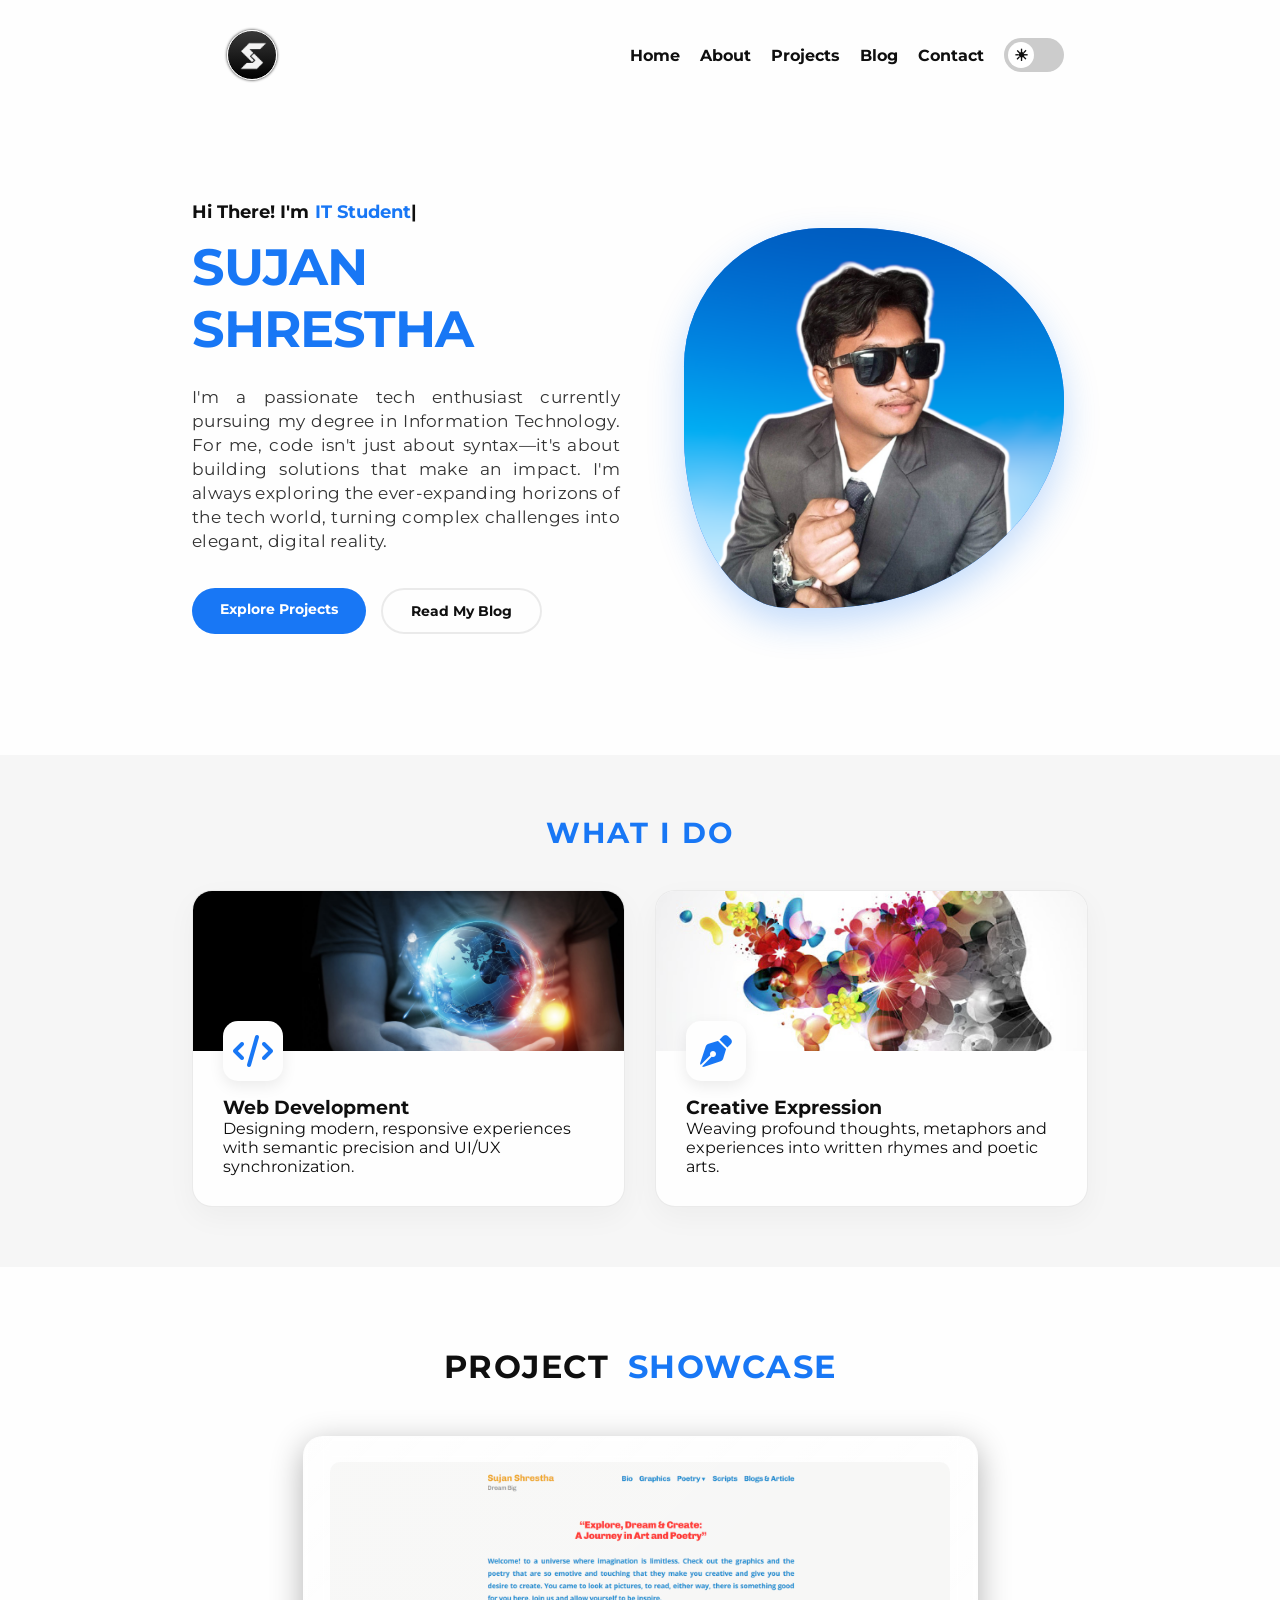
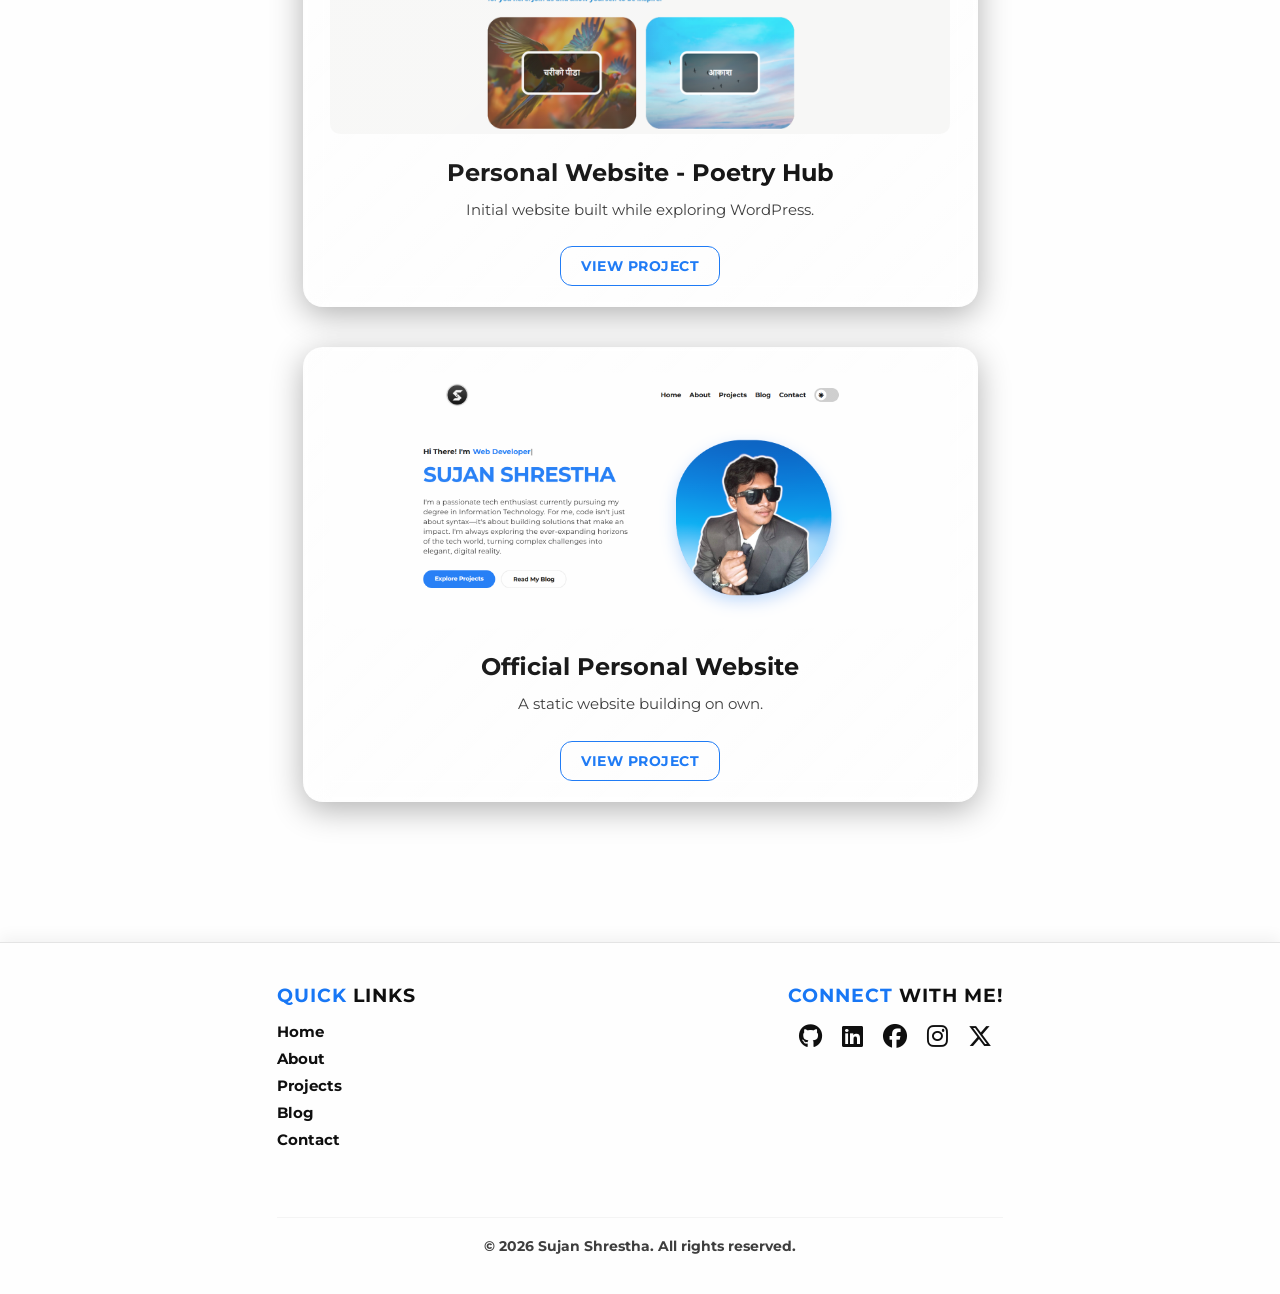
<file: index.html>
<!DOCTYPE html>
<html lang="en">

<head>
    <meta charset="UTF-8">
    <meta name="viewport" content="width=device-width, initial-scale=1.0">
    <title>Sujan Shrestha | IT Student, Web Developer & Rotaractor</title>
    <meta name="description"
        content="Official website of Sujan Shrestha (sujanshresthaofficial), an IT student, web developer and Rotaractor from Nepal. Projects, blog and contact.">
    <meta name="robots" content="index, follow, max-image-preview:large">
    <meta name="author" content="Sujan Shrestha">
    <link rel="canonical" href="https://ssujan.com.np/">

    <meta property="og:type" content="website">
    <meta property="og:url" content="https://ssujan.com.np/">
    <meta property="og:site_name" content="Sujan Shrestha">
    <meta property="og:title" content="Sujan Shrestha | IT Student, Web Developer & Rotaractor">
    <meta property="og:description"
        content="Official website of Sujan Shrestha (sujanshresthaofficial), an IT student, web developer and Rotaractor from Nepal. Projects, blog and contact.">
    <meta property="og:image" content="https://ssujan.com.np/assets/itssu.png">
    <meta property="og:image:alt" content="Sujan Shrestha, IT student and web developer from Nepal">
    <meta property="og:locale" content="en_US">

    <meta name="twitter:card" content="summary_large_image">
    <meta name="twitter:url" content="https://ssujan.com.np/">
    <meta name="twitter:title" content="Sujan Shrestha | IT Student, Web Developer & Rotaractor">
    <meta name="twitter:description"
        content="Official website of Sujan Shrestha (sujanshresthaofficial), an IT student, web developer and Rotaractor from Nepal. Projects, blog and contact.">
    <meta name="twitter:image" content="https://ssujan.com.np/assets/itssu.png">

    <link rel="icon" href="assets/newLogo.png">
    <link rel="stylesheet" href="style.css">
    <link rel="stylesheet" href="https://cdnjs.cloudflare.com/ajax/libs/font-awesome/6.5.1/css/all.min.css">

    <script type="application/ld+json">
    {
      "@context": "https://schema.org",
      "@graph": [
        {
          "@type": "WebSite",
          "@id": "https://ssujan.com.np/#website",
          "url": "https://ssujan.com.np/",
          "name": "Sujan Shrestha",
          "alternateName": ["Sujan Shrestha Official", "sujanshresthaofficial"],
          "inLanguage": "en",
          "publisher": { "@id": "https://ssujan.com.np/#person" }
        },
        {
          "@type": "Person",
          "@id": "https://ssujan.com.np/#person",
          "name": "Sujan Shrestha",
          "alternateName": "sujanshresthaofficial",
          "url": "https://ssujan.com.np/",
          "image": "https://ssujan.com.np/assets/itssu.png",
          "jobTitle": "Web Developer",
          "description": "IT student, web developer, and Rotaractor from Nepal, building web projects and contributing to community service.",
          "nationality": { "@type": "Country", "name": "Nepal" },
          "knowsAbout": ["Web development", "HTML", "CSS", "JavaScript", "Information Technology", "Poetry"],
          "mainEntityOfPage": "https://ssujan.com.np/about.html",
          "sameAs": [
            "https://github.com/sujanshresthaofficial",
            "https://www.linkedin.com/in/iamsujanshrestha",
            "https://www.facebook.com/mr.sujanshrestha",
            "https://www.instagram.com/sujanshresthaofficial",
            "https://www.youtube.com/@sujannshrestha",
            "https://tiktok.com/@iamsujanshrestha",
            "https://sujanshresthaofficial.wordpress.com"
          ]
        }
      ]
    }
    </script>
</head>

<body>
    <script>
        try { if (localStorage.getItem('theme') === 'dark-mode') document.body.classList.add('dark-mode'); } catch (e) { }
    </script>
    <div class="wrapper">
        <div id="header-placeholder"></div>

        <main>
            <section class="hero-container fade-up">
                <div class="hero-content">
                    <p class="subName">
                        <span>Hi There! I'm </span>
                        <span id="typewriter"></span>
                        <span class="cursor">|</span>
                    </p>
                    <h1 class="name">SUJAN SHRESTHA</h1>
                    <div class="intro">
                        I'm a passionate tech enthusiast currently pursuing my degree in Information Technology. For me,
                        code isn't just about syntax—it's about building solutions that make an impact. I'm always
                        exploring the ever-expanding horizons of the tech world, turning complex challenges into
                        elegant, digital reality.
                    </div>
                    <div class="hero-cta-group">
                        <a href="projects.html" class="btn-primary">Explore Projects</a>
                        <a href="blog.html" class="btn-secondary">Read My Blog</a>
                    </div>
                </div>
                <div class="hero-image-wrapper">
                    <div class="hero-image-blob">
                        <img src="assets/itssu.png" alt="Sujan Shrestha, IT student and web developer from Nepal">
                    </div>
                </div>
            </section>

            <section class="vibrant-showcase-section">
                <h2 class="section-main-title">WHAT I DO</h2>
                <div class="vibrant-grid">
                    <div class="vibrant-card">
                        <div class="card-image-bg" style="background-image: url('assets/web-engineering.png');"></div>
                        <div class="vibrant-card-content">
                            <i class="fa-solid fa-code"></i>
                            <h3>Web Development</h3>
                            <p>Designing modern, responsive experiences with semantic precision and UI/UX
                                synchronization.</p>
                        </div>
                    </div>
                    <div class="vibrant-card">
                        <div class="card-image-bg" style="background-image: url('assets/creative-expression.png');">
                        </div>
                        <div class="vibrant-card-content">
                            <i class="fa-solid fa-pen-nib"></i>
                            <h3>Creative Expression</h3>
                            <p>Weaving profound thoughts, metaphors and experiences into written rhymes and poetic arts.
                            </p>
                        </div>
                    </div>
                </div>
            </section>

            <div class="project-showcase-section">
                <h1 class="polymorph">
                    <span class="poly">PROJECT</span>
                    <span class="morph">SHOWCASE</span>
                </h1>
                <div class="project-container">
                    <div class="project-card">
                        <a href="https://sujanshresthaofficial.wordpress.com" class="project-img-link" target="_blank"
                            rel="noopener noreferrer">
                            <img src="assets/web2.png" alt="Poetry and graphics hub (WordPress) preview">
                        </a>
                        <h3 class="project-title">Personal Website - Poetry Hub</h3>
                        <p class="project-description">Initial website built while exploring WordPress.</p>
                        <a href="https://sujanshresthaofficial.wordpress.com" class="project-link" target="_blank"
                            rel="noopener noreferrer">View
                            Project</a>
                    </div>
                    <div class="project-card">
                        <a href="https://ssujan.com.np" class="project-img-link" target="_blank"
                            rel="noopener noreferrer">
                            <img src="assets/web1.png" alt="Official personal website preview">
                        </a>
                        <h3 class="project-title">Official Personal Website</h3>
                        <p class="project-description">A static website building on own.</p>
                        <a href="https://ssujan.com.np" class="project-link" target="_blank"
                            rel="noopener noreferrer">View Project</a>
                    </div>
                </div>
            </div>
        </main>

        <div id="footer-placeholder"></div>
    </div>
    <script src="javascript.js"></script>
</body>

</html>
</file>
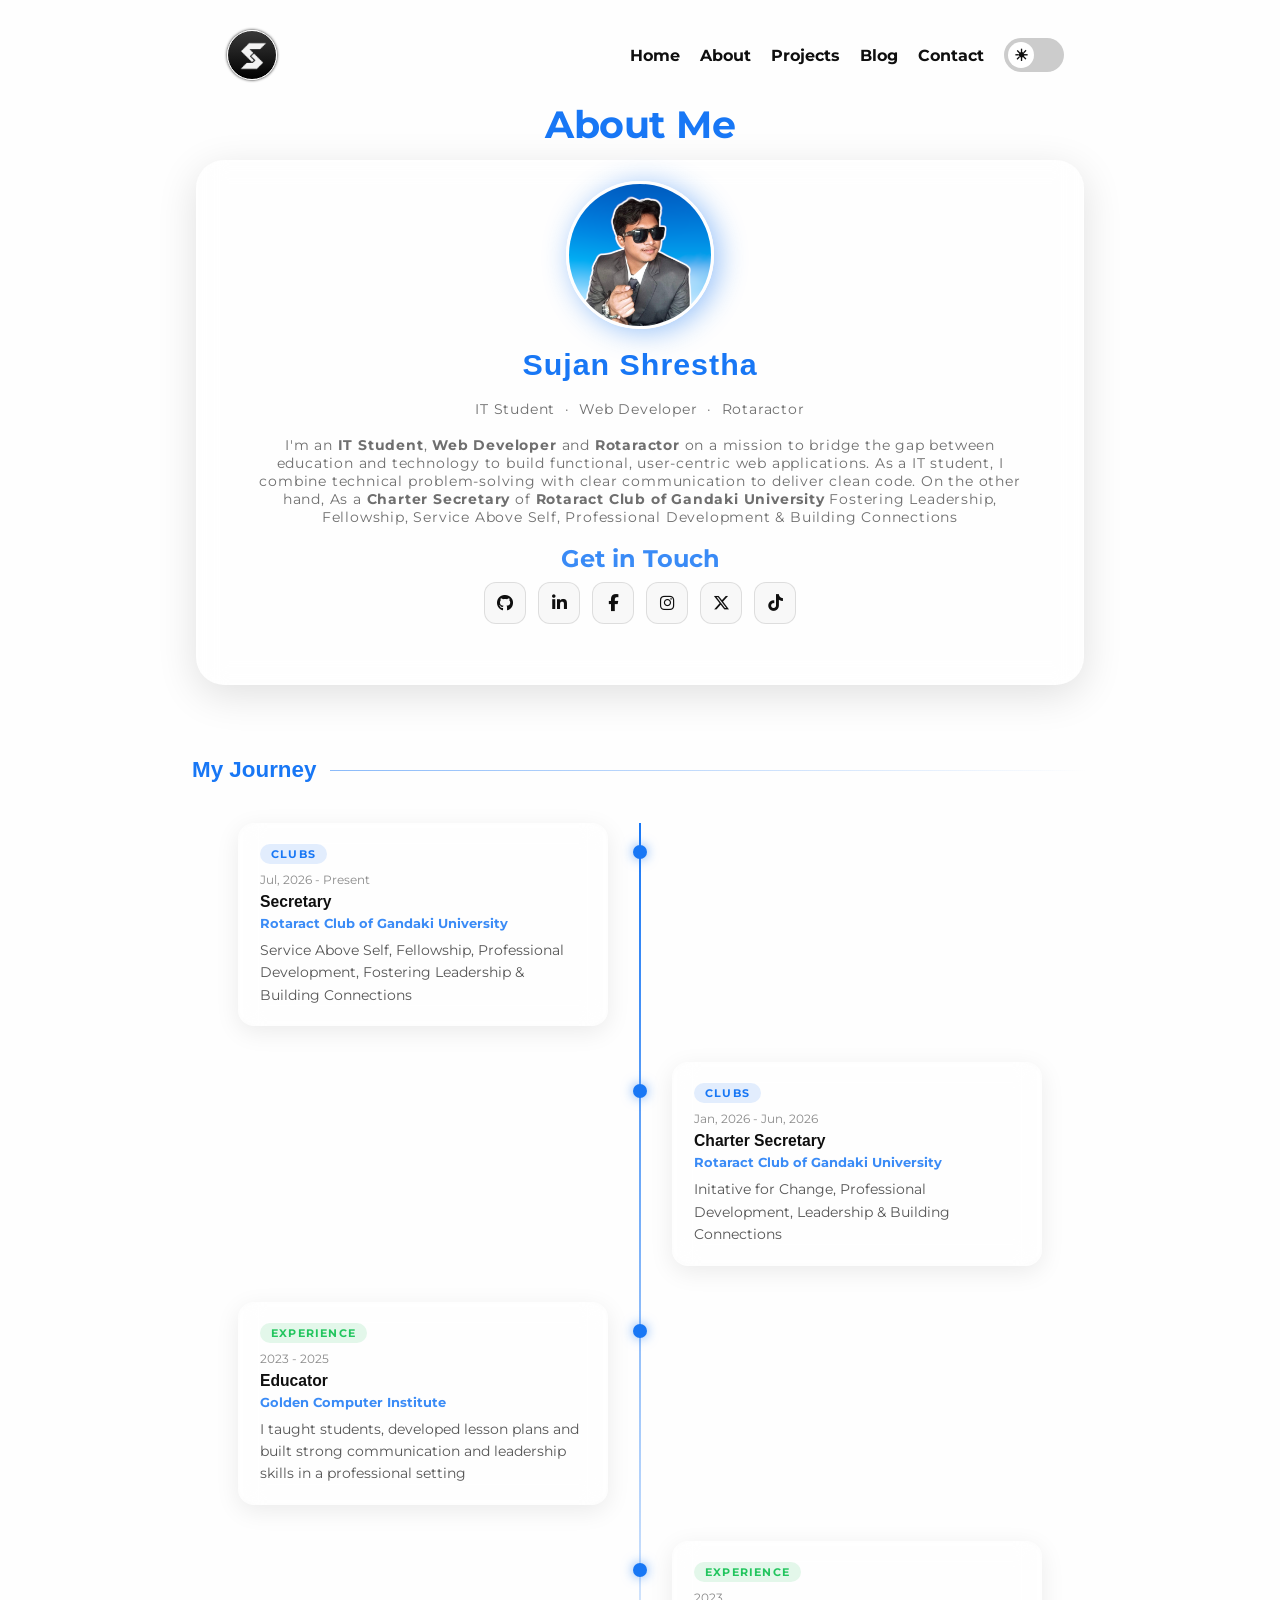
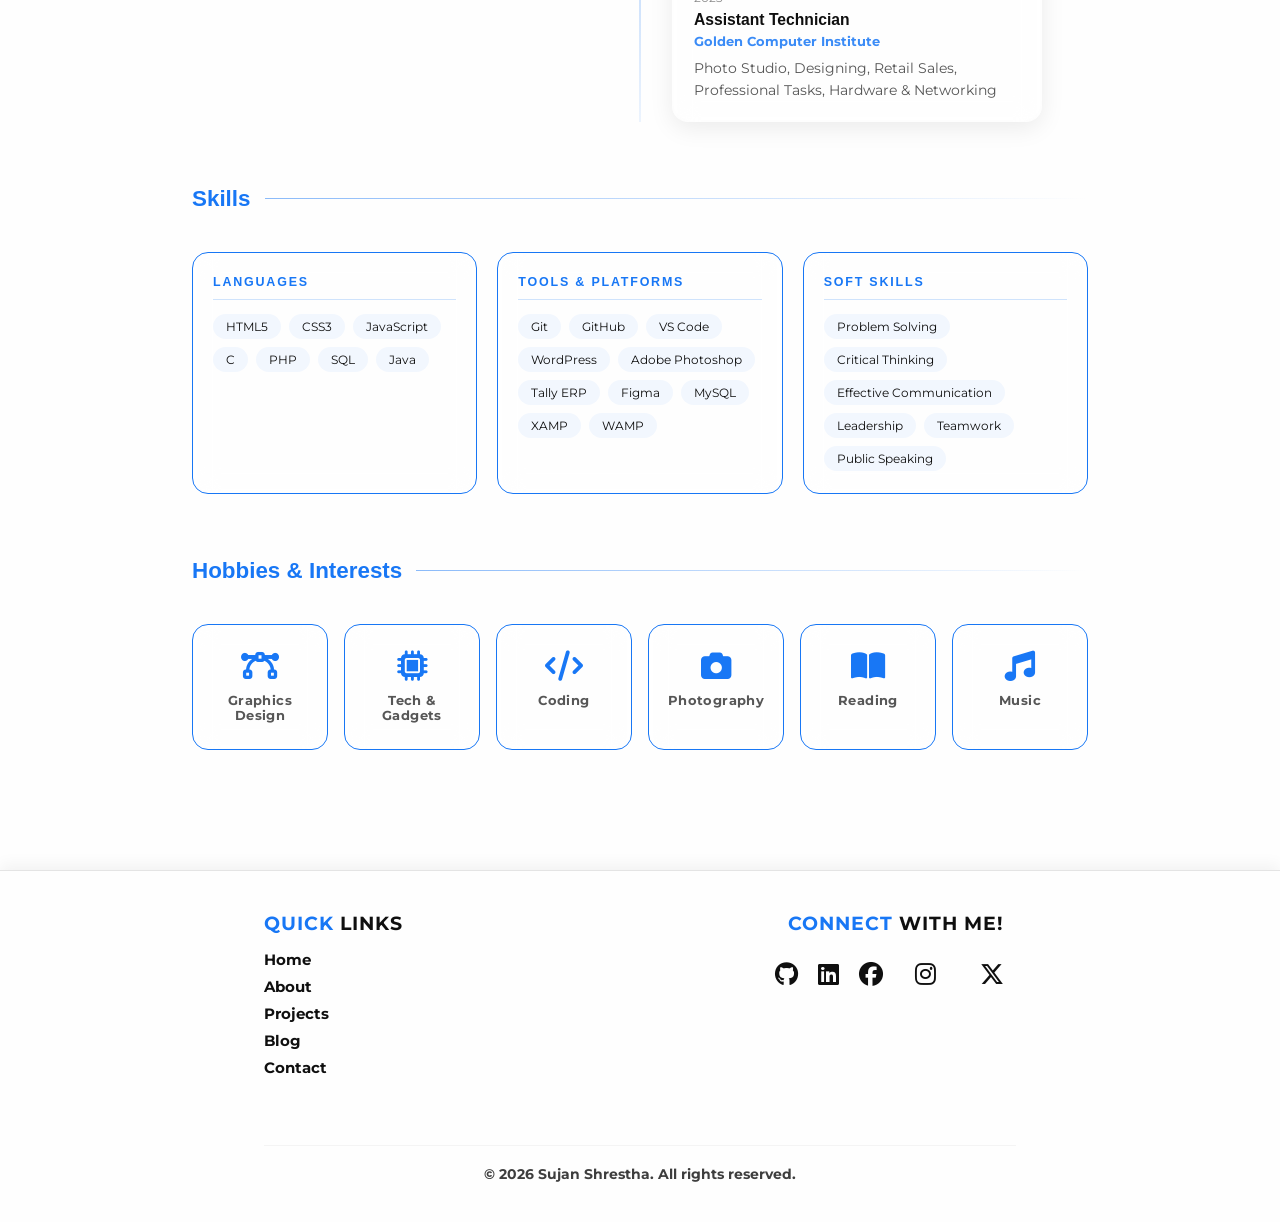
<file: about.html>
<!DOCTYPE html>
<html lang="en">

<head>
    <meta charset="UTF-8">
    <meta name="viewport" content="width=device-width, initial-scale=1.0">
    <title>About Sujan Shrestha | Bio, Education & Skills</title>
    <meta name="description"
        content="Learn about Sujan Shrestha's education, work experience, technical training and skills — an IT student and web developer from Nepal.">
    <meta name="robots" content="index, follow, max-image-preview:large">
    <meta name="author" content="Sujan Shrestha">
    <link rel="canonical" href="https://ssujan.com.np/about.html">

    <meta property="og:type" content="profile">
    <meta property="og:url" content="https://ssujan.com.np/about.html">
    <meta property="og:site_name" content="Sujan Shrestha">
    <meta property="og:title" content="About Sujan Shrestha | Bio, Education & Skills">
    <meta property="og:description"
        content="Learn about Sujan Shrestha's education, work experience, technical training and skills — an IT student and web developer from Nepal.">
    <meta property="og:image" content="https://ssujan.com.np/assets/itssu.png">
    <meta property="og:image:alt" content="Sujan Shrestha, IT student and web developer from Nepal">
    <meta property="og:locale" content="en_US">

    <meta name="twitter:card" content="summary_large_image">
    <meta name="twitter:url" content="https://ssujan.com.np/about.html">
    <meta name="twitter:title" content="About Sujan Shrestha | Bio, Education & Skills">
    <meta name="twitter:description"
        content="Learn about Sujan Shrestha's education, work experience, technical training and skills — an IT student and web developer from Nepal.">
    <meta name="twitter:image" content="https://ssujan.com.np/assets/itssu.png">

    <link rel="icon" href="assets/newLogo.png">
    <link rel="stylesheet" href="style.css">
    <link rel="stylesheet" href="https://cdnjs.cloudflare.com/ajax/libs/font-awesome/6.5.1/css/all.min.css">
    <script type="application/ld+json">
    {
      "@context": "https://schema.org",
      "@type": "ProfilePage",
      "url": "https://ssujan.com.np/about.html",
      "name": "About Sujan Shrestha",
      "inLanguage": "en",
      "isPartOf": { "@id": "https://ssujan.com.np/#website" },
      "mainEntity": { "@id": "https://ssujan.com.np/#person" }
    }
    </script>
    <style>
        /* --- Bio Page --- */
        .bio-main {
            /* max-width: 920px; */
            margin: 0 auto;
            padding: 60px 15%;
        }

        .bio-hero {
            display: flex;
            justify-content: center;
            margin: 20px 0 72px 0;
        }

        .aboutHead {
            margin-top: -120px;
            text-align: center;
            font-weight: bold;
            font-size: 2.4rem;
            color: var(--accent-blue);
            letter-spacing: -0.5px;
            margin-bottom: 15px;
        }

        .bio-profile-card {
            display: flex;
            flex-direction: column;
            align-items: center;
            gap: 18px;
            padding: 60px 56px;
            background: rgba(255, 255, 255, 0.03);
            backdrop-filter: blur(14px);
            border: 1px solid rgba(255, 255, 255, 0.12);
            box-shadow: 0 10px 40px rgba(0, 0, 0, 0.12);
            border-radius: 28px;
            text-align: center;
            width: 100%;
            max-width: 888px;
        }

        /* Gradient ring around photo */
        .bio-avatar-ring {
            width: 148px;
            height: 148px;
            border-radius: 50%;
            box-shadow: 5px 3px 28px rgba(24, 119, 245, 0.45);
            flex-shrink: 0;
        }

        .bio-avatar-ring img {
            width: 100%;
            height: 100%;
            border-radius: 50%;
            object-fit: cover;
            border: 3px solid var(--bg-color);
            display: block;
        }

        .bio-profile-card h1 {
            font-family: Verdana, Geneva, Tahoma, sans-serif;
            font-size: 1.9rem;
            font-weight: bold;
            color: var(--accent-blue);
            letter-spacing: 1px;
            margin: 0;
        }

        .bio-tagline {
            font-size: 0.9rem;
            opacity: 0.6;
            letter-spacing: 0.8px;
            margin: 0;
        }

        /* Social icon row */
        .GetInTouch {
            font-size: 1.5rem;
            font-weight: bold;
            color: var(--accent-blue);
            font-weight: bold;
            opacity: 0.85;
            margin-bottom: -15px;
        }

        .bio-socials {
            display: flex;
            flex-wrap: wrap;
            gap: 12px;
            justify-content: center;
            margin-top: 6px;
        }

        .bio-socials a {
            display: flex;
            justify-content: center;
            align-items: center;
            width: 42px;
            height: 42px;
            border-radius: 12px;
            border: 1px solid rgba(128, 128, 128, 0.22);
            background: rgba(128, 128, 128, 0.05);
            font-size: 1.05rem;
            transition: all 0.3s ease;
            color: var(--text-color);
            font-weight: normal;
            text-decoration: none;
        }

        .bio-socials a:hover {
            transform: translateY(-4px);
            /* border-color: var(--accent-blue); */
            box-shadow: 0 6px 18px rgba(24, 119, 245, 0.28);
        }

        .bio-socials .fa-github,
        .fa-instagram,
        .fa-linkedin-in,
        .fa-x-twitter,
        .fa-facebook-f,
        .fa-tiktok {
            padding: 12px;
        }

        .bio-socials .fa-facebook-f:hover {
            color: var(--accent-blue);
        }

        .bio-socials .fa-linkedin-in:hover {
            color: var(--accent-blue);
        }

        .bio-socials .fa-x-twitter:hover {
            color: var(--text-color);
        }

        .bio-socials .fa-github:hover {
            color: var(--text-color);
        }

        .bio-socials .fa-tiktok:hover {
            padding: 4px;
            background: linear-gradient(135deg,
                    rgba(0, 242, 234, 1) 0%,
                    rgba(0, 242, 234, 1) 35%,
                    rgba(18, 18, 18, 1) 50%,
                    rgba(254, 44, 85, 1) 65%,
                    rgba(254, 44, 85, 1) 100%);
            background-clip: text;
            color: transparent;
        }

        .bio-socials .fa-instagram:hover {
            background: linear-gradient(to right, #833ab4, #fd1d1d, #fcb045);
            -webkit-background-clip: text;
            background-clip: text;
            -webkit-text-fill-color: transparent;
        }

        /* ── Section Title ─────────────────────────── */
        .bio-section {
            margin-top: 64px;
        }

        .bio-section-title {
            font-family: Verdana, Geneva, Tahoma, sans-serif;
            font-size: 1.4rem;
            font-weight: bold;
            color: var(--accent-blue);
            margin-bottom: 40px;
            display: flex;
            align-items: center;
            gap: 14px;
        }

        .bio-section-title::after {
            content: '';
            flex: 1;
            height: 1px;
            background: linear-gradient(to right, rgba(24, 119, 245, 0.5), transparent);
        }

        /* ── Timeline ──────────────────────────────── */
        .bio-timeline {
            position: relative;
        }

        /* Center vertical line */
        .bio-timeline::before {
            content: '';
            position: absolute;
            left: 50%;
            top: 0;
            bottom: 0;
            width: 2px;
            background: linear-gradient(to bottom, var(--accent-blue), rgba(24, 119, 245, 0.08));
            transform: translateX(-50%);
        }

        .bio-timeline-item {
            display: flex;
            justify-content: flex-end;
            padding-right: calc(50% + 32px);
            margin-bottom: 36px;
            position: relative;
        }

        .bio-timeline-item:nth-child(even) {
            justify-content: flex-start;
            padding-right: 0;
            padding-left: calc(50% + 32px);
        }

        /* Dot on the line */
        .bio-timeline-item::before {
            content: '';
            position: absolute;
            left: 50%;
            top: 22px;
            width: 14px;
            height: 14px;
            border-radius: 50%;
            background: var(--accent-blue);
            box-shadow: 0 0 12px rgba(24, 119, 245, 0.6);
            transform: translateX(-50%);
            z-index: 1;
        }

        .bio-timeline-card {
            background: rgba(255, 255, 255, 0.03);
            backdrop-filter: blur(12px);
            -webkit-backdrop-filter: blur(12px);
            /* border: 1px solid rgba(255, 255, 255, 0.1); */
            border-radius: 16px;
            padding: 20px 22px;
            width: 100%;
            max-width: 370px;
            box-shadow: 0 6px 24px rgba(0, 0, 0, 0.08);
            transition: transform 0.3s ease, border-color 0.3s ease, box-shadow 0.3s ease;
        }

        .bio-timeline-card:hover {
            transform: translateY(-5px);
            border-color: var(--accent-blue);
            box-shadow: 0 14px 32px rgba(24, 119, 245, 0.2);
        }

        .bio-badge {
            display: inline-block;
            font-size: 0.7rem;
            font-weight: bold;
            letter-spacing: 1.2px;
            text-transform: uppercase;
            padding: 3px 11px;
            border-radius: 20px;
            margin-bottom: 8px;
        }

        .bio-badge-edu {
            background: rgba(24, 119, 245, 0.12);
            color: var(--accent-blue);
        }

        .bio-badge-training {
            background: rgba(131, 58, 180, 0.12);
            color: #a855f7;
        }

        .bio-badge-work {
            background: rgba(34, 197, 94, 0.12);
            color: #22c55e;
        }

        .bio-timeline-year {
            font-size: 0.78rem;
            opacity: 0.48;
            margin-bottom: 6px;
        }

        .bio-timeline-card h3 {
            font-family: Verdana, Geneva, Tahoma, sans-serif;
            font-size: 0.98rem;
            font-weight: bold;
            margin-bottom: 4px;
            color: var(--text-color);
        }

        .bio-timeline-org {
            font-size: 0.84rem;
            color: var(--accent-blue);
            font-weight: bold;
            opacity: 0.85;
            margin-bottom: 8px;
        }

        .bio-timeline-card p {
            font-size: 0.85rem;
            line-height: 1.65;
            opacity: 0.7;
            margin: 0;
        }

        /* ── Skills ────────────────────────────────── */
        .bio-skills-grid {
            display: grid;
            grid-template-columns: repeat(auto-fit, minmax(220px, 1fr));
            gap: 20px;
        }

        .bio-skill-group {
            background: rgba(255, 255, 255, 0.03);
            backdrop-filter: blur(12px);
            -webkit-backdrop-filter: blur(12px);
            border-radius: 16px;
            border: 1px solid rgba(255, 255, 255, 0.1);
            border-color: var(--accent-blue);
            padding: 22px 20px;
            transition: 0.3s ease;
        }

        .bio-skill-group:hover {
            box-shadow: 0 8px 24px rgba(24, 119, 245, 0.14);
            transform: translateY(-2px);
        }

        .bio-skill-group h4 {
            font-family: Verdana, Geneva, Tahoma, sans-serif;
            font-size: 0.78rem;
            text-transform: uppercase;
            letter-spacing: 1.8px;
            color: var(--accent-blue);
            margin-bottom: 14px;
            padding-bottom: 10px;
            border-bottom: 1px solid rgba(24, 119, 245, 0.2);
        }

        .bio-pills {
            display: flex;
            flex-wrap: wrap;
            gap: 8px;
        }

        .bio-pill {
            font-size: 0.78rem;
            padding: 5px 13px;
            border-radius: 20px;
            /* border: 1px solid rgba(24, 119, 245, 0.28); */
            background: rgba(24, 119, 245, 0.05);
            color: var(--text-color);
            transition: all 0.22s ease;
            cursor: default;
            user-select: none;
        }

        .bio-pill:hover {
            background: rgba(24, 119, 245, 0.12);
            border-color: var(--accent-blue);
        }

        /* ── Hobbies ───────────────────────────────── */
        .bio-hobbies-grid {
            display: grid;
            grid-template-columns: repeat(auto-fit, minmax(130px, 1fr));
            gap: 16px;
        }

        .bio-hobby-card {
            background: rgba(255, 255, 255, 0.03);
            backdrop-filter: blur(12px);
            -webkit-backdrop-filter: blur(12px);
            border: 1px solid rgba(255, 255, 255, 0.1);
            border-color: var(--accent-blue);
            border-radius: 16px;
            padding: 26px 14px;
            text-align: center;
            transition: all 0.3s ease;
            cursor: default;
        }

        .bio-hobby-card:hover {
            box-shadow: 0 12px 28px rgba(24, 119, 245, 0.2);
            transform: translateY(-6px);
        }

        .bio-hobby-card i {
            font-size: 1.9rem;
            color: var(--accent-blue);
            margin-bottom: 12px;
            display: block;
            transition: transform 0.3s ease;
        }

        .bio-hobby-card:hover i {
            transform: scale(1.15);
        }

        .bio-hobby-card span {
            font-size: 0.8rem;
            font-weight: bold;
            opacity: 0.7;
            letter-spacing: 0.4px;
            display: block;
        }

        /* ── Scroll Animations ─────────────────────── */
        .fade-up {
            opacity: 0;
            transform: translateY(32px);
            transition: opacity 0.65s ease, transform 0.65s ease;
        }

        .fade-up.visible {
            opacity: 1;
            transform: translateY(0);
        }

        /* Staggered children */
        .stagger>* {
            opacity: 0;
            transform: translateY(20px);
            transition: opacity 0.5s ease, transform 0.5s ease;
        }

        .stagger.visible>*:nth-child(1) {
            transition-delay: 0.05s;
            opacity: 1;
            transform: translateY(0);
        }

        .stagger.visible>*:nth-child(2) {
            transition-delay: 0.12s;
            opacity: 1;
            transform: translateY(0);
        }

        .stagger.visible>*:nth-child(3) {
            transition-delay: 0.19s;
            opacity: 1;
            transform: translateY(0);
        }

        .stagger.visible>*:nth-child(4) {
            transition-delay: 0.26s;
            opacity: 1;
            transform: translateY(0);
        }

        .stagger.visible>*:nth-child(5) {
            transition-delay: 0.33s;
            opacity: 1;
            transform: translateY(0);
        }

        .stagger.visible>*:nth-child(6) {
            transition-delay: 0.40s;
            opacity: 1;
            transform: translateY(0);
        }

        .stagger.visible>*:nth-child(n+7) {
            transition-delay: 0.47s;
            opacity: 1;
            transform: translateY(0);
        }

        /* ── Dark Mode Overrides ────────────────────── */
        body.dark-mode .bio-profile-card,
        body.dark-mode .bio-timeline-card,
        body.dark-mode .bio-skill-group,
        body.dark-mode .bio-hobby-card {
            background: rgba(0, 0, 0, 0.28);
            border-color: rgba(255, 255, 255, 0.07);
        }

        /* ── Responsive — Tablet (≤ 768px) ─────────── */
        @media screen and (max-width: 768px) {
            .bio-main {
                padding: 32px 16px 64px;
            }

            .bio-profile-card {
                padding: 36px 28px;
                max-width: 100%;
            }

            /* Collapse timeline to left-side line */
            .bio-timeline::before {
                left: 24px;
                transform: none;
            }

            .bio-timeline-item,
            .bio-timeline-item:nth-child(even) {
                justify-content: flex-start;
                padding-right: 0;
                padding-left: 52px;
            }

            .bio-timeline-item::before,
            .bio-timeline-item:nth-child(even)::before {
                left: 18px;
                transform: none;
            }

            .bio-timeline-card {
                max-width: 100%;
            }

            .bio-hobbies-grid {
                grid-template-columns: repeat(auto-fit, minmax(110px, 1fr));
            }
        }

        /* Responsive — Mobile (≤ 480px) */
        @media screen and (max-width: 480px) {
            .bio-profile-card h1 {
                font-size: 1.5rem;
            }

            .bio-avatar-ring {
                width: 120px;
                height: 120px;
            }

            .bio-section-title {
                font-size: 1.15rem;
            }

            .bio-skills-grid {
                grid-template-columns: 1fr;
            }

            .bio-hobbies-grid {
                grid-template-columns: repeat(3, 1fr);
            }

            .bio-section {
                margin-top: 48px;
            }

            .aboutHead {
                margin-top: -100px;
                text-align: center;
                font-weight: bold;
                font-size: 2.4rem;
                color: var(--accent-blue);
                letter-spacing: -0.5px;
                margin-bottom: 15px;
            }

            .bio-socials {
                display: flex;
                flex-wrap: wrap;
                gap: 6px;
                justify-content: center;
                margin-top: 6px;
            }

            .bio-tagline {
                font-size: 12px;
                opacity: 0.6;
                letter-spacing: 0.8px;
                margin: 0;
            }
        }
    </style>
</head>

<body>
    <script>
        try { if (localStorage.getItem('theme') === 'dark-mode') document.body.classList.add('dark-mode'); } catch (e) { }
    </script>
    <div class="wrapper">
        <div id="header-placeholder"></div>

        <main class="bio-main">
            <section class="bio-hero fade-up">
                <div class="bio-profile-card">
                    <p class="aboutHead">About Me</p>
                    <div class="bio-avatar-ring">
                        <img src="assets/itssu.png" alt="Sujan Shrestha">
                    </div>
                    <h1>Sujan Shrestha</h1>
                    <p class="bio-tagline">IT Student &nbsp;·&nbsp; Web Developer &nbsp;·&nbsp; Rotaractor</p>
                    <p class="bio-tagline">I'm an <strong style="cursor: pointer;"
                            title="An IT student is an individual enrolled in an educational program or training course focused on learning how to manage, build, secure and troubleshoot computer systems, networks and software applications.">IT
                            Student</strong>, <strong style="cursor: pointer;"
                            title="A web developer is a programmer who builds and maintains websites and web applications.">Web
                            Developer</strong> and <strong style="cursor: pointer;"
                            title="A Rotaractor is a member of a Rotaract Club, which is a global network of young adults aged 18 and older dedicated to community service, leadership development and professional growth through Rotary International.">Rotaractor</strong> on a mission to bridge the
                        gap between education and technology to build functional, user-centric web applications. As a
                        IT student, I combine technical problem-solving with clear communication to deliver clean code.
                        On the other hand, As a <strong style=" cursor: pointer;"
                            title="A charter secretary of Rotaract is the founding officer responsible for recording meeting minutes, managing official club records and handling communication during the club's first year of establishment.">Charter
                            Secretary</strong> of <strong style="cursor: pointer;" title="The Rotaract Club of Gandaki University is a youth-led organization under Rotary International that empowers university students through leadership training, professional development and community service.">Rotaract Club of Gandaki University</strong> Fostering
                        Leadership, Fellowship, Service Above Self, Professional Development & Building Connections</p>
                    <p class="GetInTouch">Get in Touch</p>
                    <div class="bio-socials">
                        <a href="https://github.com/sujanshresthaofficial" target="_blank" rel="noopener noreferrer"
                            title="GitHub">
                            <i class="fa-brands fa-github"></i>
                        </a>
                        <a href="https://www.linkedin.com/in/iamsujanshrestha" target="_blank" rel="noopener noreferrer"
                            title="LinkedIn">
                            <i class="fa-brands fa-linkedin-in"></i>
                        </a>
                        <a href="https://www.facebook.com/mr.sujanshrestha" target="_blank" rel="noopener noreferrer"
                            title="Facebook">
                            <i class="fa-brands fa-facebook-f"></i>
                        </a>
                        <a href="https://www.instagram.com/sujanshresthaofficial" target="_blank"
                            rel="noopener noreferrer" title="Instagram">
                            <i class="fa-brands fa-instagram"></i>
                        </a>
                        <a href="https://www.x.com/@shrestha__sujan" target="_blank" rel="noopener noreferrer"
                            title="Twitter">
                            <i class="fa-brands fa-x-twitter"></i>
                        </a>
                        <a href="https://tiktok.com/@iamsujanshrestha" target="_blank" rel="noopener noreferrer"
                            title="TikTok">
                            <i class="fa-brands fa-tiktok"></i>
                        </a>
                    </div>
                </div>
            </section>

            <section class="bio-section">
                <h2 class="bio-section-title fade-up">My Journey</h2>
                <div class="bio-timeline stagger">

                    <!-- Club 2 -->
                    <div class="bio-timeline-item">
                        <div class="bio-timeline-card">
                            <span class="bio-badge bio-badge-edu">Clubs</span>
                            <div class="bio-timeline-year">Jul, 2026 - Present</div>
                            <h3>Secretary</h3>
                            <div class="bio-timeline-org">Rotaract Club of Gandaki University</div>
                            <p>Service Above Self, Fellowship, Professional Development, Fostering Leadership & Building
                                Connections</p>
                        </div>
                    </div>

                    <!-- Club 1 -->
                    <div class="bio-timeline-item">
                        <div class="bio-timeline-card">
                            <span class="bio-badge bio-badge-edu">Clubs</span>
                            <div class="bio-timeline-year">Jan, 2026 - Jun, 2026</div>
                            <h3>Charter Secretary</h3>
                            <div class="bio-timeline-org">Rotaract Club of Gandaki University</div>
                            <p>Initative for Change, Professional Development, Leadership & Building Connections</p>
                        </div>
                    </div>

                    <!-- Education 3
                    <div class="bio-timeline-item">
                        <div class="bio-timeline-card">
                            <span class="bio-badge bio-badge-edu">Education</span>
                            <div class="bio-timeline-year">2025 - Present</div>
                            <h3>Bachelor of Information Technology</h3>
                            <div class="bio-timeline-org">Gandaki University</div>
                            <p>Studying core engineering principles, network administration, database management and
                                modern web technologies</p>
                        </div>
                    </div> -->

                    <!-- Education 2
                    <div class="bio-timeline-item">
                        <div class="bio-timeline-card">
                            <span class="bio-badge bio-badge-edu">Education</span>
                            <div class="bio-timeline-year">2023 - 2025</div>
                            <h3>SLC - Management</h3>
                            <div class="bio-timeline-org">Nirmal Secondary School</div>
                            <p>Completed Higher Secondary Education with a focus on Management, specializing in
                                Accounting and Computer Science</p>
                        </div>
                    </div> -->

                    <!-- Work Experience 2 -->
                    <div class="bio-timeline-item">
                        <div class="bio-timeline-card">
                            <span class="bio-badge bio-badge-work">Experience</span>
                            <div class="bio-timeline-year">2023 - 2025</div>
                            <h3>Educator</h3>
                            <div class="bio-timeline-org">Golden Computer Institute</div>
                            <p>I taught students, developed lesson plans and built strong communication and leadership
                                skills in a professional setting</p>
                        </div>
                    </div>

                    <!-- Training 2
                    <div class="bio-timeline-item">
                        <div class="bio-timeline-card">
                            <span class="bio-badge bio-badge-training">Training</span>
                            <div class="bio-timeline-year">2023</div>
                            <h3>Accounting Package</h3>
                            <div class="bio-timeline-org">Golden Computer Institute</div>
                            <p>Tally ERP, FinPro ERP, FinAcct, Excel</p>
                        </div>
                    </div> -->


                    <!-- Work Experience 1 -->
                    <div class="bio-timeline-item">
                        <div class="bio-timeline-card">
                            <span class="bio-badge bio-badge-work">Experience</span>
                            <div class="bio-timeline-year">2023</div>
                            <h3>Assistant Technician</h3>
                            <div class="bio-timeline-org">Golden Computer Institute</div>
                            <p>Photo Studio, Designing, Retail Sales, Professional Tasks, Hardware & Networking</p>
                        </div>
                    </div>

                    <!-- Training 1
                    <div class="bio-timeline-item">
                        <div class="bio-timeline-card">
                            <span class="bio-badge bio-badge-training">Training</span>
                            <div class="bio-timeline-year">2023</div>
                            <h3>Graphics Designing</h3>
                            <div class="bio-timeline-org">Golden Computer Institute</div>
                            <p>Adobe Photoshop, Macromedia FreeHand, Adobe PageMaker</p>
                        </div>
                    </div> -->

                    <!-- Education 1
                    <div class="bio-timeline-item">
                        <div class="bio-timeline-card">
                            <span class="bio-badge bio-badge-edu">Education</span>
                            <div class="bio-timeline-year">2021 - 2023</div>
                            <h3>SEE</h3>
                            <div class="bio-timeline-org">Jana Jukta Secondary School</div>
                            <p>Completed Secondary Education with specialized coursework in Accounting and Optional
                                Mathematics.</p>
                        </div>
                    </div> -->

                </div>
            </section>

            <section class="bio-section">
                <h2 class="bio-section-title fade-up">Skills</h2>
                <div class="bio-skills-grid stagger">

                    <div class="bio-skill-group">
                        <h4>Languages</h4>
                        <div class="bio-pills">
                            <span class="bio-pill">HTML5</span>
                            <span class="bio-pill">CSS3</span>
                            <span class="bio-pill">JavaScript</span>
                            <span class="bio-pill">C</span>
                            <span class="bio-pill">PHP</span>
                            <span class="bio-pill">SQL</span>
                            <span class="bio-pill">Java</span>
                        </div>
                    </div>

                    <div class="bio-skill-group">
                        <h4>Tools & Platforms</h4>
                        <div class="bio-pills">
                            <span class="bio-pill">Git</span>
                            <span class="bio-pill">GitHub</span>
                            <span class="bio-pill">VS Code</span>
                            <span class="bio-pill">WordPress</span>
                            <span class="bio-pill">Adobe Photoshop</span>
                            <span class="bio-pill">Tally ERP</span>
                            <span class="bio-pill">Figma</span>
                            <span class="bio-pill">MySQL</span>
                            <span class="bio-pill">XAMP</span>
                            <span class="bio-pill">WAMP</span>

                        </div>
                    </div>

                    <div class="bio-skill-group">
                        <h4>Soft Skills</h4>
                        <div class="bio-pills">
                            <span class="bio-pill">Problem Solving</span>
                            <span class="bio-pill">Critical Thinking</span>
                            <span class="bio-pill">Effective Communication</span>
                            <span class="bio-pill">Leadership</span>
                            <span class="bio-pill">Teamwork</span>
                            <span class="bio-pill">Public Speaking</span>
                        </div>
                    </div>

                </div>
            </section>

            <section class="bio-section">
                <h2 class="bio-section-title fade-up">Hobbies &amp; Interests</h2>
                <div class="bio-hobbies-grid stagger">
                    <div class="bio-hobby-card">
                        <i class="fa-solid fa-bezier-curve"></i>
                        <span>Graphics Design</span>
                    </div>
                    <div class="bio-hobby-card">
                        <i class="fa-solid fa-microchip"></i>
                        <span>Tech & Gadgets</span>
                    </div>
                    <div class="bio-hobby-card">
                        <i class="fa-solid fa-code"></i>
                        <span>Coding</span>
                    </div>
                    <div class="bio-hobby-card">
                        <i class="fa-solid fa-camera"></i>
                        <span>Photography</span>
                    </div>
                    <div class="bio-hobby-card">
                        <i class="fa-solid fa-book-open"></i>
                        <span>Reading</span>
                    </div>
                    <div class="bio-hobby-card">
                        <i class="fa-solid fa-music"></i>
                        <span>Music</span>
                    </div>

                </div>
            </section>

        </main>

        <div id="footer-placeholder"></div>
    </div>

    <script src="javascript.js"></script>
    <script>
        /* ── Scroll-triggered Fade-up Animations ── */
        (function () {
            const targets = document.querySelectorAll('.fade-up, .stagger');

            if (!targets.length) return;

            const observer = new IntersectionObserver(
                function (entries) {
                    entries.forEach(function (entry) {
                        if (entry.isIntersecting) {
                            entry.target.classList.add('visible');
                            observer.unobserve(entry.target); // fire once
                        }
                    });
                },
                { threshold: 0.12 }
            );

            targets.forEach(function (el) {
                observer.observe(el);
            });
        })();
    </script>
</body>

</html>
</file>
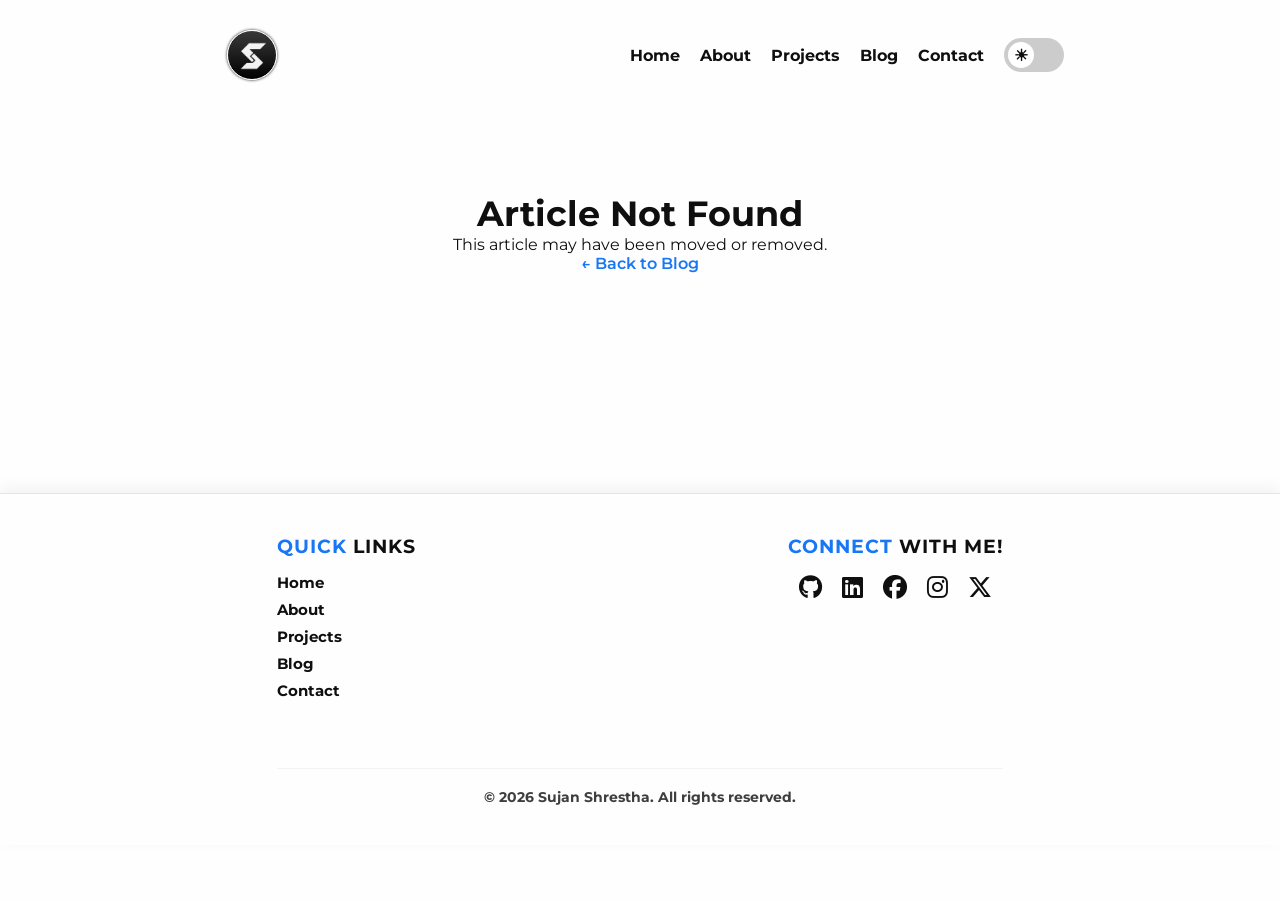
<file: blog-post.html>
<!DOCTYPE html>
<html lang="en">

<head>
    <meta charset="UTF-8">
    <meta name="viewport" content="width=device-width, initial-scale=1.0">
    <title>Blog | Sujan Shrestha</title>
    <meta name="description" content="Read articles and poetry by Sujan Shrestha.">
    <meta name="robots" content="index, follow, max-image-preview:large">
    <meta name="author" content="Sujan Shrestha">
    <link rel="canonical" href="https://ssujan.com.np/blog-post.html">
    <link rel="icon" href="assets/newLogo.png">
    <link rel="stylesheet" href="style.css">
    <link rel="stylesheet" href="https://cdnjs.cloudflare.com/ajax/libs/font-awesome/6.5.1/css/all.min.css">
    <style>
        .blog-reader {
            max-width: 900px;
            margin: 0 auto;
            padding: 42px 24px 90px;
            text-align: justify;
        }

        .reader-top-actions {
            display: flex;
            justify-content: space-between;
            align-items: center;
            gap: 16px;
            margin-bottom: 30px;
        }

        .blog-back {
            display: inline-flex;
            align-items: center;
            gap: 9px;
            color: var(--accent-blue);
            text-decoration: none;
            font-weight: 600;
        }

        .reader-share {
            border: 1px solid var(--border-color);
            background: transparent;
            color: var(--text-color);
            border-radius: 999px;
            padding: 9px 16px;
            cursor: pointer;
        }

        .reader-header {
            max-width: 760px;
            margin: 0 auto 28px;
        }

        .reader-category {
            color: var(--accent-blue);
            font-size: .8rem;
            font-weight: 800;
            text-transform: uppercase;
            letter-spacing: .08em;
        }

        .reader-header h1 {
            font-size: clamp(2rem, 5vw, 3.35rem);
            line-height: 1.16;
            letter-spacing: -.035em;
            margin: 14px 0 20px;
        }

        .reader-meta {
            display: flex;
            flex-wrap: wrap;
            gap: 18px;
            opacity: .65;
            font-size: .9rem;
        }

        .reader-cover {
            display: block;
            width: 100%;
            max-height: 480px;
            object-fit: cover;
            border-radius: 20px;
            margin: 32px 0 42px;
        }

        .reader-content {
            max-width: 760px;
            margin: 0 auto;
            font-size: 1.08rem;
            line-height: 1.9;
            overflow-wrap: anywhere;
        }

        .reader-content p {
            margin: 0 0 1.35em;
        }

        .reader-content h2,
        .reader-content h3,
        .reader-content h4 {
            line-height: 1.4;
            margin: 2.2em 0 .8em;
        }

        .reader-content h2:first-child,
        .reader-content h4:first-child {
            margin-top: 0;
        }

        .reader-content img {
            max-width: 100%;
            height: auto;
            border-radius: 12px;
        }

        .reader-content blockquote {
            border-left: 3px solid var(--accent-blue);
            padding-left: 18px;
            opacity: .85;
        }

        .reader-footer {
            max-width: 760px;
            border-top: 1px solid var(--border-color);
            padding-top: 25px;
            margin: 50px auto 0;
        }

        .blog-not-found {
            text-align: center;
            padding: 70px 20px;
        }

        .blog-not-found h1 {
            font-size: 2.2rem;
        }

        /* Nepali poem illustration layout */
        .chari-poem-container {
            display: flex;
            flex-direction: column;
            gap: 45px;
            padding: 10px 0;
            align-items: center;
        }

        .chari-row {
            display: flex;
            align-items: center;
            justify-content: center;
            gap: 250px;
        }

        .chari-text {
            flex: 1;
            font-size: 1rem;
            font-weight: 500;
            line-height: 1.9;
            color: var(--text-color);
        }

        .chari-img {
            display: flex;
            align-items: center;
            justify-content: center;
            flex-shrink: 0;
        }

        .chari-img img {
            width: 100%;
            height: 100%;
            object-fit: contain;
        }

        .img-size-sm {
            width: 110px;
            height: 110px;
        }

        .img-size-md {
            width: 130px;
            height: 130px;
        }

        .img-size-lg {
            width: 150px;
            height: 170px;
        }

        .img-size-md-horizontal {
            width: 160px;
            height: 100px;
        }

        .img-size-lg-vertical {
            width: 140px;
            height: 180px;
        }

        @media(max-width:768px) {
            .reader-top-actions {
                margin-top: 30px;
            }

            .blog-reader {
                padding: 28px 17px 65px;
            }

            .reader-content {
                font-size: 1rem;
            }

            .chari-row,
            .chari-row.layout-right-img,
            .chari-row.layout-left-img {
                flex-direction: column !important;
                text-align: justify;
                gap: 15px;
                border-bottom: 1px dashed var(--border-color);
                padding-bottom: 25px;
            }

            .chari-row:last-child {
                border-bottom: none;
                padding-bottom: 0;
            }

            .chari-text {
                order: 1;
            }

            .chari-img {
                order: 2;
                max-width: 150px;
                height: auto;
            }
        }
    </style>
</head>

<body>
    <script>try { if (localStorage.getItem('theme') === 'dark-mode') document.body.classList.add('dark-mode'); } catch (e) { }</script>
    <div class="wrapper">
        <div id="header-placeholder"></div>
        <main class="blog-reader">
            <article id="blogArticle">
                <p>Loading article...</p>
            </article>
        </main>
        <div id="footer-placeholder"></div>
    </div>
    <script src="javascript.js"></script>
    <script src="blog-posts.js"></script>
</body>

</html>
</file>
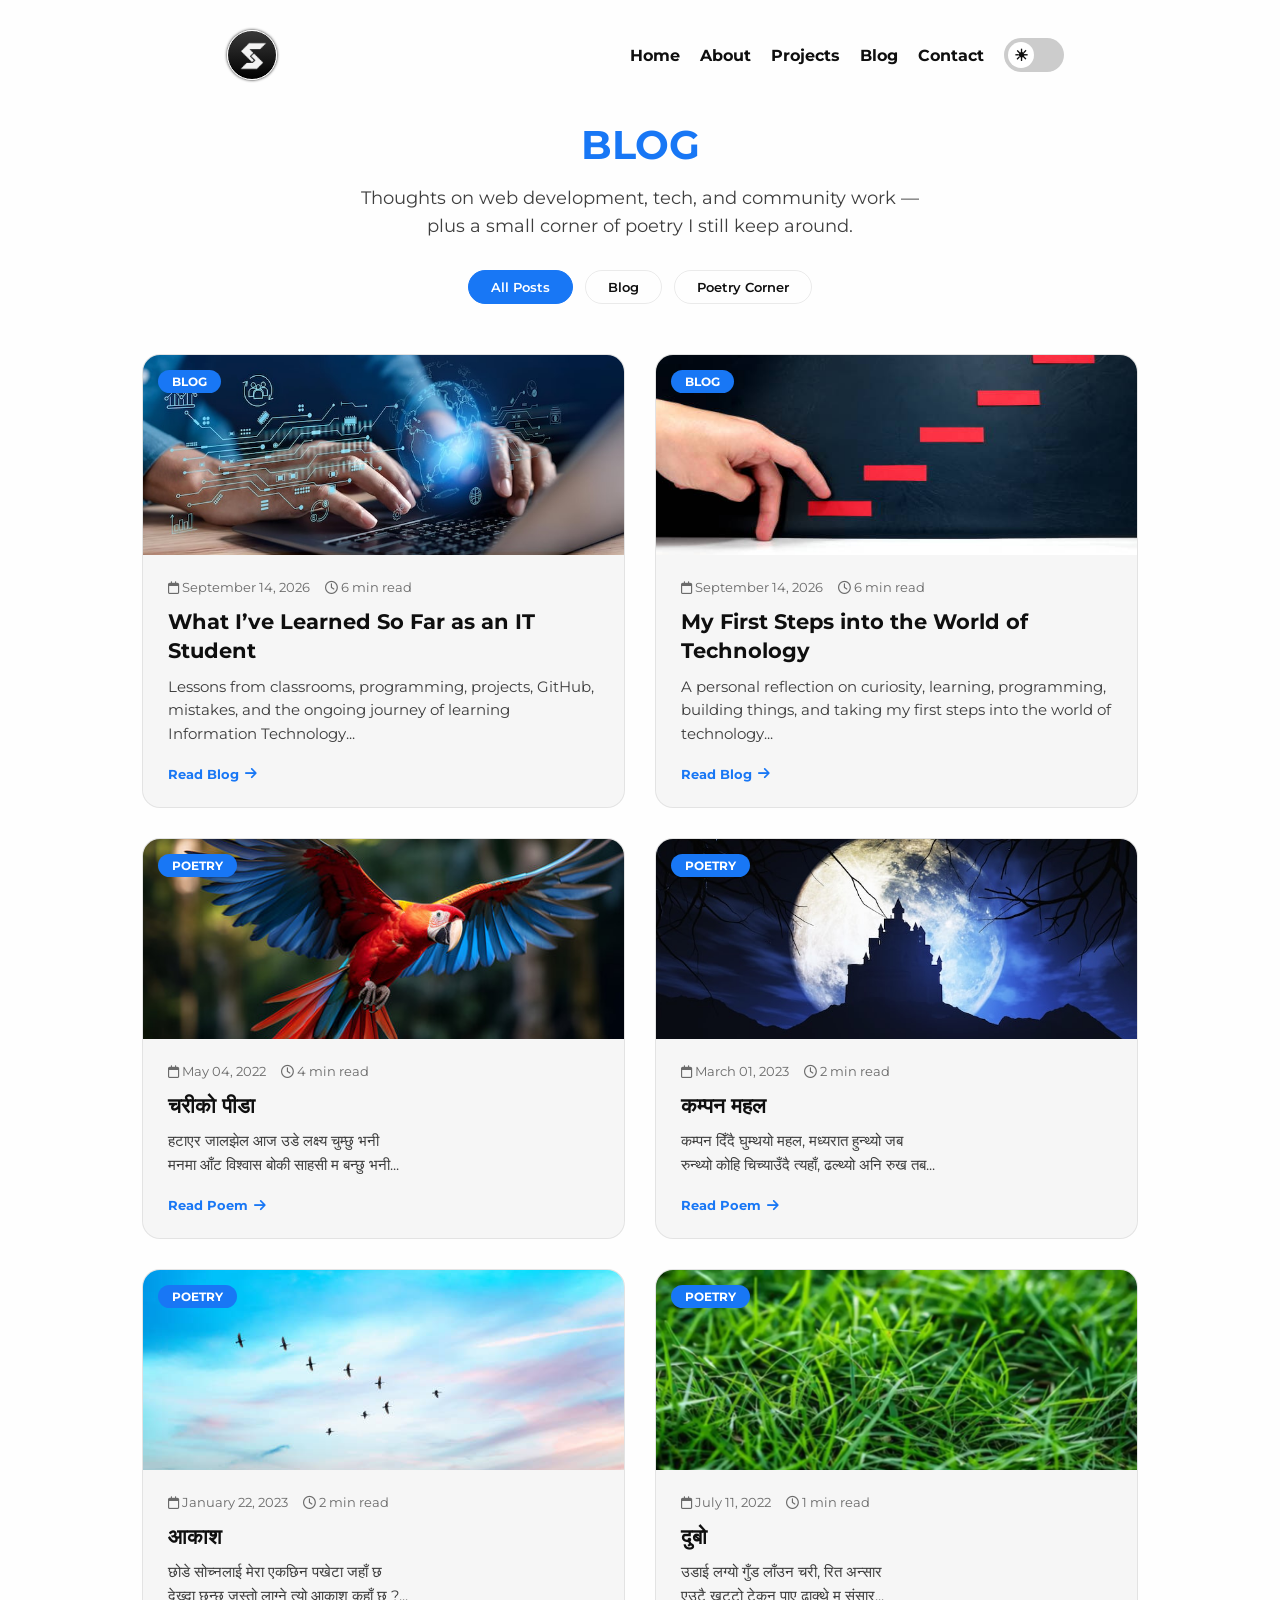
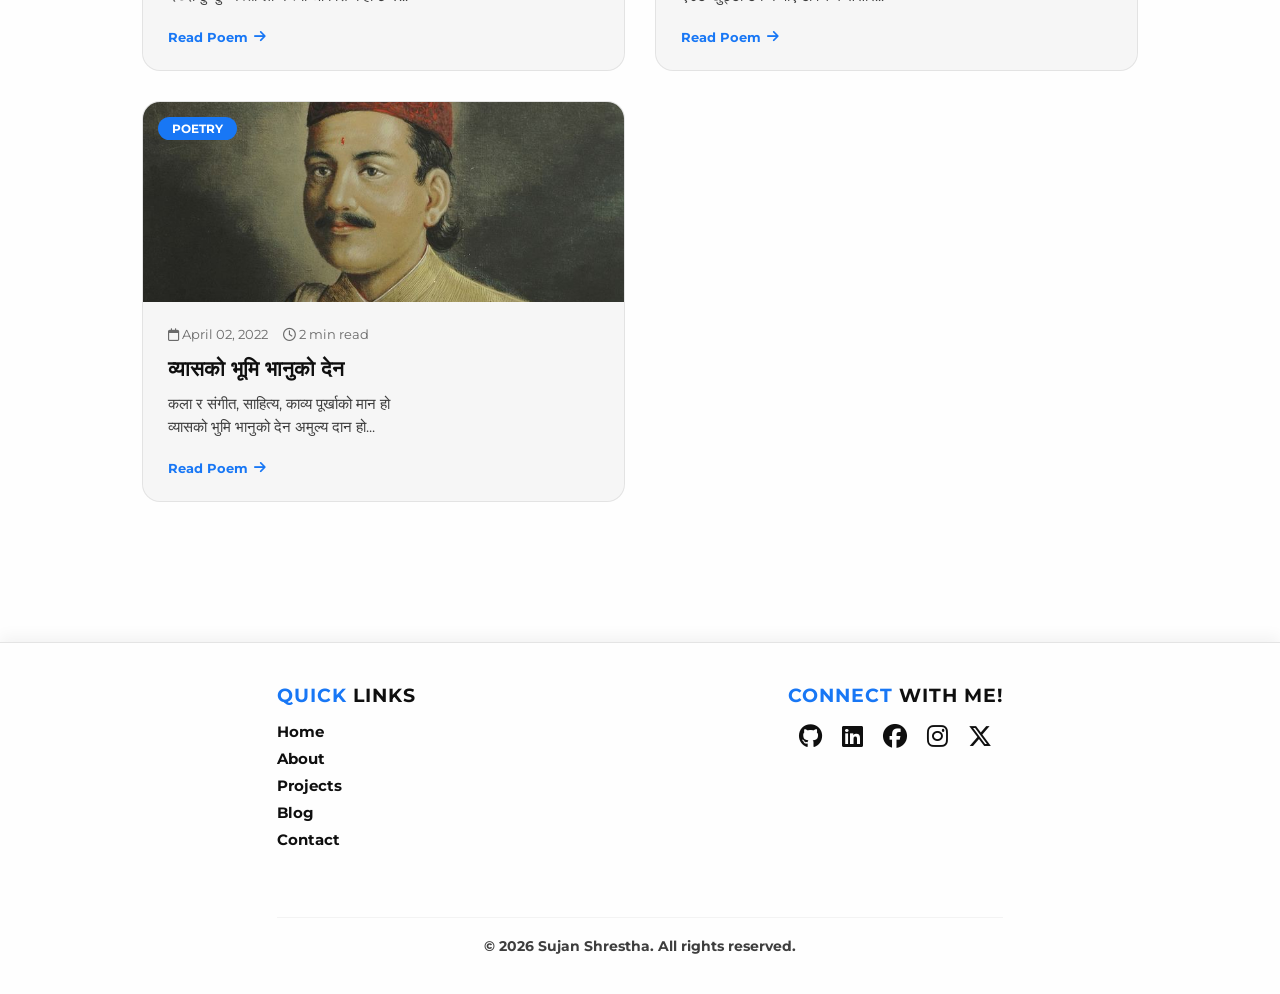
<file: blog.html>
<!DOCTYPE html>

<html lang="en">

<head>
    <meta charset="utf-8" />
    <meta content="width=device-width, initial-scale=1.0" name="viewport" />
    <title>Sujan Shrestha's Blog | Tech, Web Dev &amp; Rotaract</title>
    <meta
        content="Blog by Sujan Shrestha on IT student life, web development and Rotaract community service, plus Nepali poetry."
        name="description" />
    <meta content="index, follow, max-image-preview:large" name="robots" />
    <meta content="Sujan Shrestha" name="author" />
    <link href="https://ssujan.com.np/blog.html" rel="canonical" />
    <meta content="website" property="og:type" />
    <meta content="https://ssujan.com.np/blog.html" property="og:url" />
    <meta content="Sujan Shrestha" property="og:site_name" />
    <meta content="Sujan Shrestha's Blog | Tech, Web Dev &amp; Rotaract" property="og:title" />
    <meta
        content="Blog by Sujan Shrestha on IT student life, web development and Rotaract community service, plus Nepali poetry."
        property="og:description" />
    <meta content="https://ssujan.com.np/assets/itssu.png" property="og:image" />
    <meta content="Sujan Shrestha, IT student and web developer from Nepal" property="og:image:alt" />
    <meta content="en_US" property="og:locale" />
    <meta content="summary_large_image" name="twitter:card" />
    <meta content="https://ssujan.com.np/blog.html" name="twitter:url" />
    <meta content="Sujan Shrestha's Blog | Tech, Web Dev &amp; Rotaract" name="twitter:title" />
    <meta
        content="Blog by Sujan Shrestha on IT student life, web development and Rotaract community service, plus Nepali poetry."
        name="twitter:description" />
    <meta content="https://ssujan.com.np/assets/itssu.png" name="twitter:image" />
    <link href="assets/newLogo.png" rel="icon" />
    <link href="style.css" rel="stylesheet" />
    <link href="https://cdnjs.cloudflare.com/ajax/libs/font-awesome/6.5.1/css/all.min.css" rel="stylesheet" />
    <style>
        .creative-main-container {
            padding: 40px 8% 80px;
            max-width: 1200px;
            margin: 0 auto;
        }

        .creative-header-intro {
            text-align: center;
            margin-bottom: 50px;
        }

        .creative-header-intro h1 {
            font-size: 2.5rem;
            color: var(--accent-blue);
            letter-spacing: -0.5px;
            margin-bottom: 15px;
        }

        .creative-header-intro p {
            font-size: 1.1rem;
            opacity: 0.8;
            max-width: 600px;
            margin: 0 auto 30px;
            line-height: 1.6;
        }

        .creative-filter-bar {
            display: flex;
            justify-content: center;
            gap: 12px;
        }

        .filter-btn {
            padding: 8px 22px;
            border-radius: 20px;
            border: 1px solid var(--border-color);
            background: transparent;
            color: var(--text-color);
            cursor: pointer;
            font-weight: 600;
            transition: all var(--transition-speed);
        }

        .filter-btn.active,
        .filter-btn:hover {
            background: var(--accent-blue);
            color: #fff;
            border-color: var(--accent-blue);
        }

        .creative-gallery-grid {
            display: grid;
            grid-template-columns: repeat(auto-fit, minmax(340px, 1fr));
            gap: 30px;
        }

        .creative-post-card {
            background: var(--card-bg);
            border: 1px solid var(--border-color);
            border-radius: 18px;
            overflow: hidden;
            display: flex;
            flex-direction: column;
        }

        .post-media-box {
            height: 200px;
            position: relative;
            overflow: hidden;
        }

        .post-media-box img {
            width: 100%;
            height: 100%;
            object-fit: cover;
            transition: transform var(--transition-speed);
        }

        .creative-post-card:hover .post-media-box img {
            transform: scale(1.04);
        }

        .post-category-tag {
            position: absolute;
            top: 15px;
            left: 15px;
            background: var(--accent-blue);
            color: #fff;
            padding: 4px 14px;
            font-size: 0.75rem;
            font-weight: 700;
            border-radius: 30px;
            text-transform: uppercase;
        }

        .post-body-info {
            padding: 25px;
            display: flex;
            flex-direction: column;
            flex: 1;
        }

        .post-meta-timeline {
            display: flex;
            gap: 15px;
            font-size: 0.8rem;
            opacity: 0.6;
            margin-bottom: 12px;
        }

        .post-body-info h3 {
            font-size: 1.3rem;
            margin-bottom: 10px;
            line-height: 1.4;
        }

        .post-snippet-preview {
            font-size: 0.92rem;
            line-height: 1.6;
            opacity: 0.8;
            margin-bottom: 20px;
            flex: 1;
        }

        .btn-read-more {
            background: transparent;
            border: none;
            color: var(--accent-blue);
            font-weight: 700;
            cursor: pointer;
            display: inline-flex;
            align-items: center;
            gap: 6px;
            align-self: flex-start;
        }

        /* --- Poetry article layout --- */
        .chari-poem-container {
            display: flex;
            flex-direction: column;
            gap: 45px;
            padding: 10px 0;
            font-family: inherit;
        }

        /* Red Banner Header matching image_ec16be.png */
        .chari-row {
            display: flex;
            align-items: center;
            justify-content: center;
            gap: 25px;
        }

        .chari-text {
            flex: 1;
            font-size: 0.8rem;
            font-weight: bold;
            line-height: 1.75;
            color: var(--text-color);
        }

        .chari-img {
            display: flex;
            align-items: center;
            justify-content: center;
            flex-shrink: 0;
        }

        .chari-img img {
            width: 100%;
            height: 100%;
            object-fit: contain;
        }

        /* Custom Image Size Variances to match the layout archetype */
        .img-size-sm {
            width: 110px;
            height: 110px;
        }

        .img-size-md {
            width: 130px;
            height: 130px;
        }

        .img-size-lg {
            width: 150px;
            height: 170px;
        }

        .img-size-md-horizontal {
            width: 160px;
            height: 100px;
        }

        .img-size-lg-vertical {
            width: 140px;
            height: 180px;
        }

        /* --- Responsive Media Queries --- */
        @media (max-width: 768px) {

            .chari-row,
            .chari-row.layout-right-img,
            .chari-row.layout-left-img {
                flex-direction: column !important;
                /* Forces top-to-bottom layout */
                text-align: center;
                gap: 15px;
                border-bottom: 1px dashed var(--border-color);
                padding-bottom: 25px;
            }

            .chari-row:last-child {
                border-bottom: none;
                padding-bottom: 0;
            }

            .chari-text {
                order: 1;
                /* Puts poem text first on mobile devices */
            }

            .chari-img {
                order: 2;
                /* Drops image nicely below text on mobile screens */
                max-width: 150px;
                height: auto;
            }
        }
    </style>
</head>

<body>
    <script>
        try { if (localStorage.getItem('theme') === 'dark-mode') document.body.classList.add('dark-mode'); } catch (e) { }
    </script>
    <div class="wrapper">
        <div id="header-placeholder"></div>
        <main class="creative-main-container">
            <header class="creative-header-intro fade-up">
                <h1>BLOG</h1>
                <p>Thoughts on web development, tech, and community work — plus a small corner of poetry I still keep
                    around.</p>
                <div class="creative-filter-bar">
                    <button class="filter-btn active" onclick="filterCreative('all', this)">All Posts</button>
                    <button class="filter-btn" onclick="filterCreative('blog', this)">Blog</button>
                    <button class="filter-btn" onclick="filterCreative('poetry', this)">Poetry Corner</button>
                </div>
            </header>
            <div class="creative-gallery-grid">
                <div class="creative-post-card entries-blog fade-up">
                    <div class="post-media-box">
                        <img alt="Blog Cover Image" src="assets/it-student.png" />
                        <span class="post-category-tag">Blog</span>
                    </div>
                    <div class="post-body-info">
                        <div class="post-meta-timeline">
                            <span><i class="fa-regular fa-calendar"></i> September 14, 2026</span>
                            <span><i class="fa-regular fa-clock"></i> 6 min read</span>
                        </div>
                        <h3>What I’ve Learned So Far as an IT Student</h3>
                        <p class="post-snippet-preview">
                            Lessons from classrooms, programming, projects, GitHub, mistakes, and the ongoing journey of
                            learning Information Technology...
                        </p>
                        <button class="btn-read-more"
                            onclick="window.location.href='blog-post.html?post=it-student'">Read Blog
                            <i class="fa-solid fa-arrow-right"> </i></button>
                    </div>
                </div>
                <div class="creative-post-card entries-blog fade-up">
                    <div class="post-media-box">
                        <img alt="Blog Cover Image" src="assets/first-steps-into-the-world-of-technology.png" />
                        <span class="post-category-tag">Blog</span>
                    </div>
                    <div class="post-body-info">
                        <div class="post-meta-timeline">
                            <span><i class="fa-regular fa-calendar"></i> September 14, 2026</span>
                            <span><i class="fa-regular fa-clock"></i> 6 min read</span>
                        </div>
                        <h3>My First Steps into the World of Technology</h3>
                        <p class="post-snippet-preview">
                            A personal reflection on curiosity, learning, programming, building things, and taking my
                            first steps into the world of technology...
                        </p>
                        <button class="btn-read-more"
                            onclick="window.location.href='blog-post.html?post=first-steps'">Read Blog <i
                                class="fa-solid fa-arrow-right"></i></button>
                    </div>
                </div>
                <div class="creative-post-card entries-poetry fade-up">
                    <div class="post-media-box">
                        <img alt="चरीको पीडा" src="assets/caged-bird-cover.png" />
                        <span class="post-category-tag">Poetry</span>
                    </div>
                    <div class="post-body-info">
                        <div class="post-meta-timeline">
                            <span><i class="fa-regular fa-calendar"></i> May 04, 2022</span>
                            <span><i class="fa-regular fa-clock"></i> 4 min read</span>
                        </div>
                        <h3>चरीको पीडा</h3>
                        <p class="post-snippet-preview">हटाएर जालझेल आज उडे लक्ष्य चुम्छु भनी <br /> मनमा आँट विश्वास
                            बोकी
                            साहसी म बन्छु भनी...</p>
                        <button class="btn-read-more"
                            onclick="window.location.href='blog-post.html?post=chari-ko-pida'">Read Poem <i
                                class="fa-solid fa-arrow-right"></i></button>
                    </div>
                </div>
                <div class="creative-post-card entries-poetry fade-up">
                    <div class="post-media-box">
                        <img alt="Poem Design Process" src="assets/castle-quake.png" />
                        <span class="post-category-tag">Poetry</span>
                    </div>
                    <div class="post-body-info">
                        <div class="post-meta-timeline">
                            <span><i class="fa-regular fa-calendar"></i> March 01, 2023</span>
                            <span><i class="fa-regular fa-clock"></i> 2 min read</span>
                        </div>
                        <h3>कम्पन महल</h3>
                        <p class="post-snippet-preview">कम्पन दिँदै घुम्थयो महल, मध्यरात हुन्थ्यो जब<br />रुन्थ्यो कोहि
                            चिच्याउँदै त्यहाँ, ढल्थ्यो अनि रुख तब...</p>
                        <button class="btn-read-more"
                            onclick="window.location.href='blog-post.html?post=kampan-mahal'">Read
                            Poem <i class="fa-solid fa-arrow-right"></i></button>
                    </div>
                </div>
                <div class="creative-post-card entries-poetry fade-up">
                    <div class="post-media-box">
                        <img alt="Poem Design Process" src="assets/birds-flying-in-the-sky.png" />
                        <span class="post-category-tag">Poetry</span>
                    </div>
                    <div class="post-body-info">
                        <div class="post-meta-timeline">
                            <span><i class="fa-regular fa-calendar"></i> January 22, 2023</span>
                            <span><i class="fa-regular fa-clock"></i> 2 min read</span>
                        </div>
                        <h3>आकाश</h3>
                        <p class="post-snippet-preview">छोडे सोच्नलाई मेरा एकछिन पखेटा जहाँ छ<br />देख्दा छुन्छु जस्तो
                            लाग्ने त्यो आकाश कहाँ छ ?...</p>
                        <button class="btn-read-more" onclick="window.location.href='blog-post.html?post=aakash'">Read
                            Poem <i class="fa-solid fa-arrow-right"></i></button>
                    </div>
                </div>
                <div class="creative-post-card entries-poetry fade-up">
                    <div class="post-media-box">
                        <img alt="Poem Design Process" src="assets/cynodon-dactylon.png" />
                        <span class="post-category-tag">Poetry</span>
                    </div>
                    <div class="post-body-info">
                        <div class="post-meta-timeline">
                            <span><i class="fa-regular fa-calendar"></i> July 11, 2022</span>
                            <span><i class="fa-regular fa-clock"></i> 1 min read</span>
                        </div>
                        <h3>दुबो</h3>
                        <p class="post-snippet-preview">उडाई लग्यो गुँड लाँउन चरी, रित अन्सार<br />एउटै खुट्टो टेकन पाए
                            ढाक्थे म संसार...</p>
                        <button class="btn-read-more" onclick="window.location.href='blog-post.html?post=dubo'">Read
                            Poem <i class="fa-solid fa-arrow-right"></i></button>
                    </div>
                </div>
                <div class="creative-post-card entries-poetry fade-up">
                    <div class="post-media-box">
                        <img alt="Poem Design Process" src="assets/bhanubhakta-acharya.png" />
                        <span class="post-category-tag">Poetry</span>
                    </div>
                    <div class="post-body-info">
                        <div class="post-meta-timeline">
                            <span><i class="fa-regular fa-calendar"></i> April 02, 2022</span>
                            <span><i class="fa-regular fa-clock"></i> 2 min read</span>
                        </div>
                        <h3>व्यासको भूमि भानुको देन</h3>
                        <p class="post-snippet-preview">कला र संगीत, साहित्य, काव्य पूर्खाको मान हो<br />व्यासको भुमि
                            भानुको देन अमुल्य दान हो...</p>
                        <button class="btn-read-more"
                            onclick="window.location.href='blog-post.html?post=byasko-bhumi-bhanuko-den'">Read
                            Poem <i class="fa-solid fa-arrow-right"></i></button>
                    </div>
                </div>

            </div>
        </main>

        <div id="footer-placeholder"></div>
    </div>
    <script src="javascript.js"></script>
    <script>// Filter blog and poetry cards
        function filterCreative(type, button) {
            document.querySelectorAll('.filter-btn').forEach(btn => btn.classList.remove('active'));
            if (button) button.classList.add('active');

            document.querySelectorAll('.creative-post-card').forEach(card => {
                const show = type === 'all' || card.classList.contains('entries-' + type);
                card.style.display = show ? 'flex' : 'none';
            });
        }
    </script>
</body>

</html>
</file>
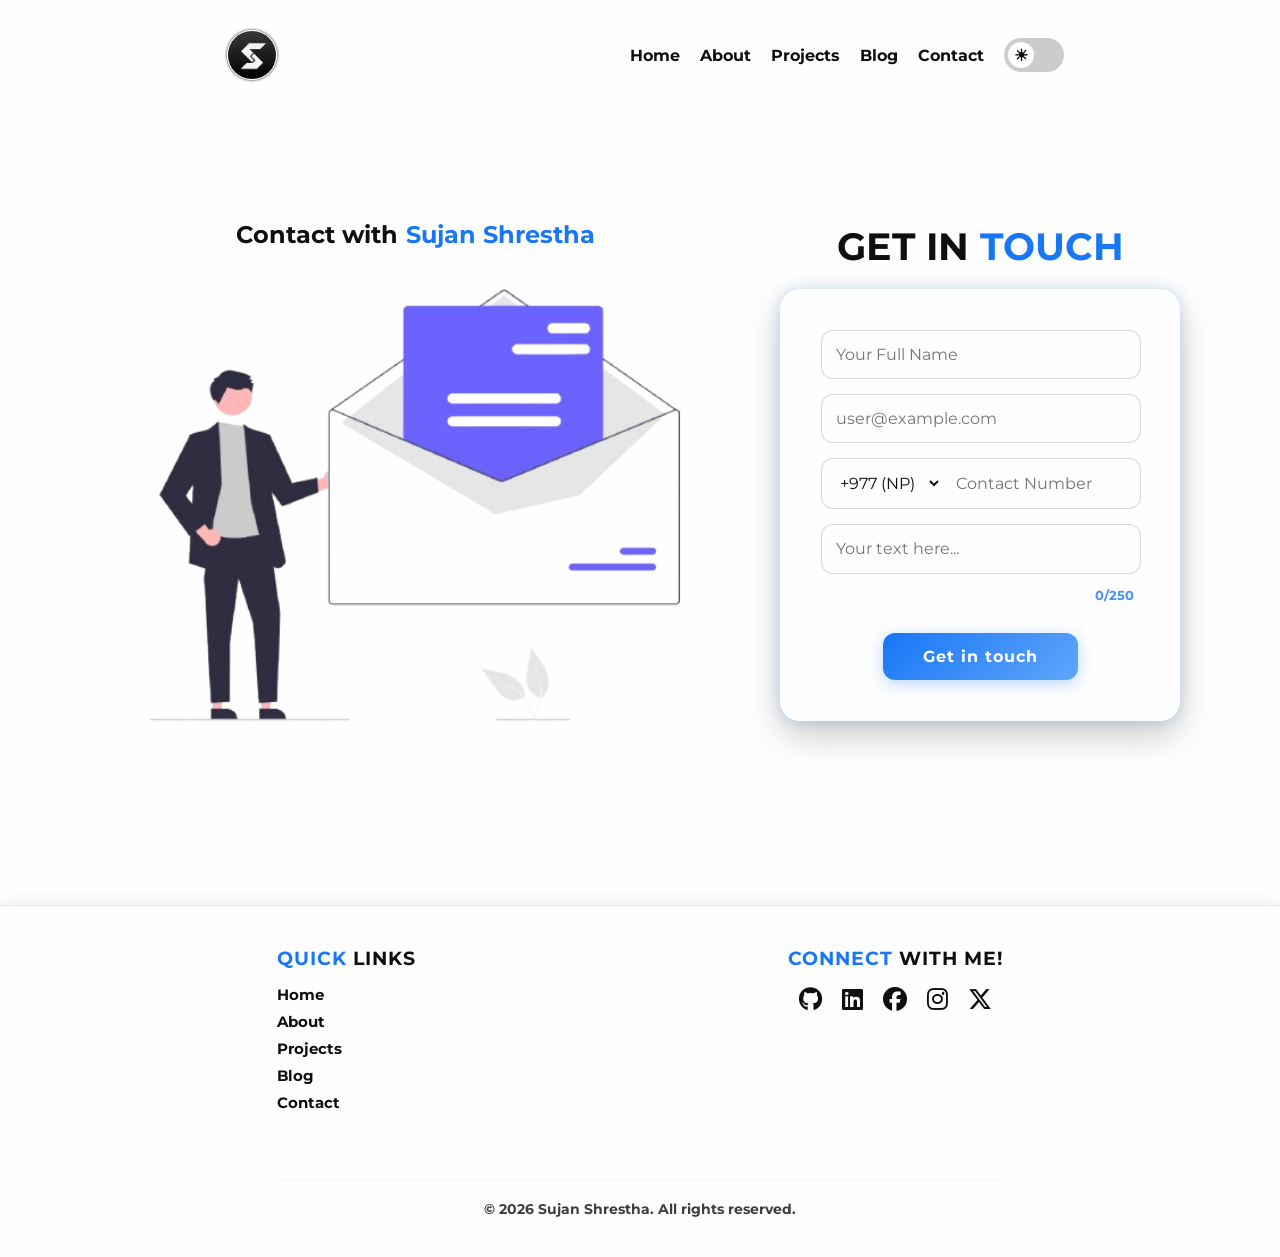
<file: contact.html>
<!DOCTYPE html>
<html lang="en">

<head>
    <meta charset="UTF-8">
    <meta name="viewport" content="width=device-width, initial-scale=1.0">
    <title>Contact Sujan Shrestha | Collaborations & Web Projects</title>
    <meta name="description"
        content="Contact Sujan Shrestha for collaborations, web development projects or just to say hello.">
    <meta name="robots" content="index, follow, max-image-preview:large">
    <meta name="author" content="Sujan Shrestha">
    <link rel="canonical" href="https://ssujan.com.np/contact.html">

    <meta property="og:type" content="website">
    <meta property="og:url" content="https://ssujan.com.np/contact.html">
    <meta property="og:site_name" content="Sujan Shrestha">
    <meta property="og:title" content="Contact Sujan Shrestha | Collaborations & Web Projects">
    <meta property="og:description"
        content="Contact Sujan Shrestha for collaborations, web development projects or just to say hello.">
    <meta property="og:image" content="https://ssujan.com.np/assets/itssu.png">
    <meta property="og:image:alt" content="Sujan Shrestha, IT student and web developer from Nepal">
    <meta property="og:locale" content="en_US">

    <meta name="twitter:card" content="summary_large_image">
    <meta name="twitter:url" content="https://ssujan.com.np/contact.html">
    <meta name="twitter:title" content="Contact Sujan Shrestha | Collaborations & Web Projects">
    <meta name="twitter:description"
        content="Contact Sujan Shrestha for collaborations, web development projects or just to say hello.">
    <meta name="twitter:image" content="https://ssujan.com.np/assets/itssu.png">

    <link rel="icon" href="assets/newLogo.png">
    <link rel="stylesheet" href="style.css">
    <link rel="stylesheet" href="https://cdnjs.cloudflare.com/ajax/libs/font-awesome/6.5.1/css/all.min.css">
</head>

<body>
    <script>
        try { if (localStorage.getItem('theme') === 'dark-mode') document.body.classList.add('dark-mode'); } catch (e) { }
    </script>
    <div class="wrapper">
        <div id="header-placeholder"></div>
        <main class="contact-getInTouch">
            <div class="getInTouch">
                <p class="with-contactSujanShrestha">Contact with <span class="morph">Sujan Shrestha</span></p>
                <img class="getInTouchh" src="assets/getInTouchh.png" alt="Get In Touch">
            </div>
            <section class="getInTouch-form">
                <div class="contactPageHead">
                    <h2>GET IN <span class="color-blue">TOUCH</span></h2>
                </div>
                <form action="https://formspree.io/f/mbdqwrbz" method="POST" class="contact">
                    <div>
                        <input type="text" name="Name" id="name" placeholder="Your Full Name" required
                            pattern="^[A-Za-z\s]+$" title="Name should only contain letters and spaces">
                    </div>
                    <div>
                        <input type="email" name="Mail" id="mail" placeholder="user@example.com" required
                            title="Enter valid email">
                    </div>
                    <div class="phone-row-wrapper">
                        <div class="phone-container">
                            <select name="Country Code" id="country-code" required>
                                <option value="+93">+93 (AF)</option>
                                <option value="+355">+355 (AL)</option>
                                <option value="+213">+213 (DZ)</option>
                                <option value="+1684">+1684 (AS)</option>
                                <option value="+376">+376 (AD)</option>
                                <option value="+244">+244 (AO)</option>
                                <option value="+1264">+1264 (AI)</option>
                                <option value="+1268">+1268 (AG)</option>
                                <option value="+54">+54 (AR)</option>
                                <option value="+374">+374 (AM)</option>
                                <option value="+297">+297 (AW)</option>
                                <option value="+61">+61 (AU)</option>
                                <option value="+43">+43 (AT)</option>
                                <option value="+994">+994 (AZ)</option>
                                <option value="+1242">+1242 (BS)</option>
                                <option value="+973">+973 (BH)</option>
                                <option value="+880">+880 (BD)</option>
                                <option value="+1246">+1246 (BB)</option>
                                <option value="+375">+375 (BY)</option>
                                <option value="+32">+32 (BE)</option>
                                <option value="+501">+501 (BZ)</option>
                                <option value="+229">+229 (BJ)</option>
                                <option value="+1441">+1441 (BM)</option>
                                <option value="+975">+975 (BT)</option>
                                <option value="+591">+591 (BO)</option>
                                <option value="+387">+387 (BA)</option>
                                <option value="+267">+267 (BW)</option>
                                <option value="+55">+55 (BR)</option>
                                <option value="+1284">+1284 (VG)</option>
                                <option value="+673">+673 (BN)</option>
                                <option value="+359">+359 (BG)</option>
                                <option value="+226">+226 (BF)</option>
                                <option value="+257">+257 (BI)</option>
                                <option value="+238">+238 (CV)</option>
                                <option value="+855">+855 (KH)</option>
                                <option value="+237">+237 (CM)</option>
                                <option value="+1">+1 (CA)</option>
                                <option value="+1345">+1345 (KY)</option>
                                <option value="+236">+236 (CF)</option>
                                <option value="+235">+235 (TD)</option>
                                <option value="+56">+56 (CL)</option>
                                <option value="+86">+86 (CN)</option>
                                <option value="+57">+57 (CO)</option>
                                <option value="+269">+269 (KM)</option>
                                <option value="+242">+242 (CG)</option>
                                <option value="+682">+682 (CK)</option>
                                <option value="+506">+506 (CR)</option>
                                <option value="+225">+225 (CI)</option>
                                <option value="+385">+385 (HR)</option>
                                <option value="+53">+53 (CU)</option>
                                <option value="+599">+599 (CW)</option>
                                <option value="+357">+357 (CY)</option>
                                <option value="+420">+420 (CZ)</option>
                                <option value="+45">+45 (DK)</option>
                                <option value="+253">+253 (DJ)</option>
                                <option value="+1767">+1767 (DM)</option>
                                <option value="+1809">+1809 (DO)</option>
                                <option value="+243">+243 (CD)</option>
                                <option value="+593">+593 (EC)</option>
                                <option value="+20">+20 (EG)</option>
                                <option value="+503">+503 (SV)</option>
                                <option value="+240">+240 (GQ)</option>
                                <option value="+291">+291 (ER)</option>
                                <option value="+372">+372 (EE)</option>
                                <option value="+268">+268 (SZ)</option>
                                <option value="+251">+251 (ET)</option>
                                <option value="+298">+298 (FO)</option>
                                <option value="+500">+500 (FK)</option>
                                <option value="+679">+679 (FJ)</option>
                                <option value="+358">+358 (FI)</option>
                                <option value="+33">+33 (FR)</option>
                                <option value="+689">+689 (PF)</option>
                                <option value="+241">+241 (GA)</option>
                                <option value="+220">+220 (GM)</option>
                                <option value="+995">+995 (GE)</option>
                                <option value="+49">+49 (DE)</option>
                                <option value="+233">+233 (GH)</option>
                                <option value="+350">+350 (GI)</option>
                                <option value="+30">+30 (GR)</option>
                                <option value="+299">+299 (GL)</option>
                                <option value="+1473">+1473 (GD)</option>
                                <option value="+1671">+1671 (GU)</option>
                                <option value="+502">+502 (GT)</option>
                                <option value="+224">+224 (GN)</option>
                                <option value="+245">+245 (GW)</option>
                                <option value="+592">+592 (GY)</option>
                                <option value="+509">+509 (HT)</option>
                                <option value="+504">+504 (HN)</option>
                                <option value="+852">+852 (HK)</option>
                                <option value="+36">+36 (HU)</option>
                                <option value="+354">+354 (IS)</option>
                                <option value="+91">+91 (IN)</option>
                                <option value="+62">+62 (ID)</option>
                                <option value="+98">+98 (IR)</option>
                                <option value="+964">+964 (IQ)</option>
                                <option value="+353">+353 (IE)</option>
                                <option value="+44">+44 (IM)</option>
                                <option value="+972">+972 (IL)</option>
                                <option value="+39">+39 (IT)</option>
                                <option value="+1876">+1876 (JM)</option>
                                <option value="+81">+81 (JP)</option>
                                <option value="+962">+962 (JO)</option>
                                <option value="+7">+7 (KZ)</option>
                                <option value="+254">+254 (KE)</option>
                                <option value="+686">+686 (KI)</option>
                                <option value="+850">+850 (KP)</option>
                                <option value="+82">+82 (KR)</option>
                                <option value="+965">+965 (KW)</option>
                                <option value="+996">+996 (KG)</option>
                                <option value="+856">+856 (LA)</option>
                                <option value="+371">+371 (LV)</option>
                                <option value="+961">+961 (LB)</option>
                                <option value="+266">+266 (LS)</option>
                                <option value="+231">+231 (LR)</option>
                                <option value="+218">+218 (LY)</option>
                                <option value="+423">+423 (LI)</option>
                                <option value="+370">+370 (LT)</option>
                                <option value="+352">+352 (LU)</option>
                                <option value="+853">+853 (MO)</option>
                                <option value="+389">+389 (MK)</option>
                                <option value="+261">+261 (MG)</option>
                                <option value="+265">+265 (MW)</option>
                                <option value="+60">+60 (MY)</option>
                                <option value="+960">+960 (MV)</option>
                                <option value="+223">+223 (ML)</option>
                                <option value="+356">+356 (MT)</option>
                                <option value="+692">+692 (MH)</option>
                                <option value="+222">+222 (MR)</option>
                                <option value="+230">+230 (MU)</option>
                                <option value="+52">+52 (MX)</option>
                                <option value="+691">+691 (FM)</option>
                                <option value="+373">+373 (MD)</option>
                                <option value="+377">+377 (MC)</option>
                                <option value="+976">+976 (MN)</option>
                                <option value="+382">+382 (ME)</option>
                                <option value="+1664">+1664 (MS)</option>
                                <option value="+212">+212 (MA)</option>
                                <option value="+258">+258 (MZ)</option>
                                <option value="+95">+95 (MM)</option>
                                <option value="+264">+264 (NA)</option>
                                <option value="+674">+674 (NR)</option>
                                <option value="+977" selected>+977 (NP)</option>
                                <option value="+31">+31 (NL)</option>
                                <option value="+687">+687 (NC)</option>
                                <option value="+64">+64 (NZ)</option>
                                <option value="+505">+505 (NI)</option>
                                <option value="+227">+227 (NE)</option>
                                <option value="+234">+234 (NG)</option>
                                <option value="+683">+683 (NU)</option>
                                <option value="+47">+47 (NO)</option>
                                <option value="+968">+968 (OM)</option>
                                <option value="+92">+92 (PK)</option>
                                <option value="+680">+680 (PW)</option>
                                <option value="+970">+970 (PS)</option>
                                <option value="+507">+507 (PA)</option>
                                <option value="+675">+675 (PG)</option>
                                <option value="+595">+595 (PY)</option>
                                <option value="+51">+51 (PE)</option>
                                <option value="+63">+63 (PH)</option>
                                <option value="+48">+48 (PL)</option>
                                <option value="+351">+351 (PT)</option>
                                <option value="+1787">+1787 (PR)</option>
                                <option value="+974">+974 (QA)</option>
                                <option value="+40">+40 (RO)</option>
                                <option value="+7">+7 (RU)</option>
                                <option value="+250">+250 (RW)</option>
                                <option value="+1869">+1869 (KN)</option>
                                <option value="+1758">+1758 (LC)</option>
                                <option value="+1784">+1784 (VC)</option>
                                <option value="+685">+685 (WS)</option>
                                <option value="+378">+378 (SM)</option>
                                <option value="+239">+239 (ST)</option>
                                <option value="+966">+966 (SA)</option>
                                <option value="+221">+221 (SN)</option>
                                <option value="+381">+381 (RS)</option>
                                <option value="+248">+248 (SC)</option>
                                <option value="+232">+232 (SL)</option>
                                <option value="+65">+65 (SG)</option>
                                <option value="+1721">+1721 (SX)</option>
                                <option value="+421">+421 (SK)</option>
                                <option value="+386">+386 (SI)</option>
                                <option value="+677">+677 (SB)</option>
                                <option value="+252">+252 (SO)</option>
                                <option value="+27">+27 (ZA)</option>
                                <option value="+34">+34 (ES)</option>
                                <option value="+94">+94 (LK)</option>
                                <option value="+249">+249 (SD)</option>
                                <option value="+597">+597 (SR)</option>
                                <option value="+46">+46 (SE)</option>
                                <option value="+41">+41 (CH)</option>
                                <option value="+963">+963 (SY)</option>
                                <option value="+886">+886 (TW)</option>
                                <option value="+992">+992 (TJ)</option>
                                <option value="+255">+255 (TZ)</option>
                                <option value="+66">+66 (TH)</option>
                                <option value="+670">+670 (TL)</option>
                                <option value="+228">+228 (TG)</option>
                                <option value="+690">+690 (TK)</option>
                                <option value="+676">+676 (TO)</option>
                                <option value="+1868">+1868 (TT)</option>
                                <option value="+216">+216 (TN)</option>
                                <option value="+90">+90 (TR)</option>
                                <option value="+993">+993 (TM)</option>
                                <option value="+1649">+1649 (TC)</option>
                                <option value="+688">+688 (TV)</option>
                                <option value="+256">+256 (UG)</option>
                                <option value="+380">+380 (UA)</option>
                                <option value="+971">+971 (AE)</option>
                                <option value="+44">+44 (GB)</option>
                                <option value="+1">+1 (US)</option>
                                <option value="+598">+598 (UY)</option>
                                <option value="+998">+998 (UZ)</option>
                                <option value="+678">+678 (VU)</option>
                                <option value="+379">+379 (VA)</option>
                                <option value="+58">+58 (VE)</option>
                                <option value="+84">+84 (VN)</option>
                                <option value="+681">+681 (WF)</option>
                                <option value="+967">+967 (YE)</option>
                                <option value="+260">+260 (ZM)</option>
                                <option value="+263">+263 (ZW)</option>
                            </select>
                            <input type="tel" name="Number" id="number" placeholder="Contact Number"
                                pattern="[0-9]{7,15}"
                                title="Please enter numbers between 7 and 15 digits only, without spaces or symbols"
                                required>
                        </div>
                    </div>
                    <div>
                        <textarea name="Message" id="message" placeholder="Your text here..." maxlength="250"
                            required></textarea>
                        <div class="char-count">
                            <div id="warning-msg" class="warning-msg">Almost at the limit!</div>
                            <div id="reach-msg" class="reach-msg">Reached at the limit!</div>
                            <div id="char-counter" class="char-counter">0/250</div>
                        </div>
                    </div>
                    <div class="button-submit">
                        <button type="submit" class="submit">Get in touch</button>
                    </div>
                </form>
            </section>
        </main>
        <div id="footer-placeholder"></div>
    </div>
    <script src="javascript.js"></script>
</body>

</html>
</file>
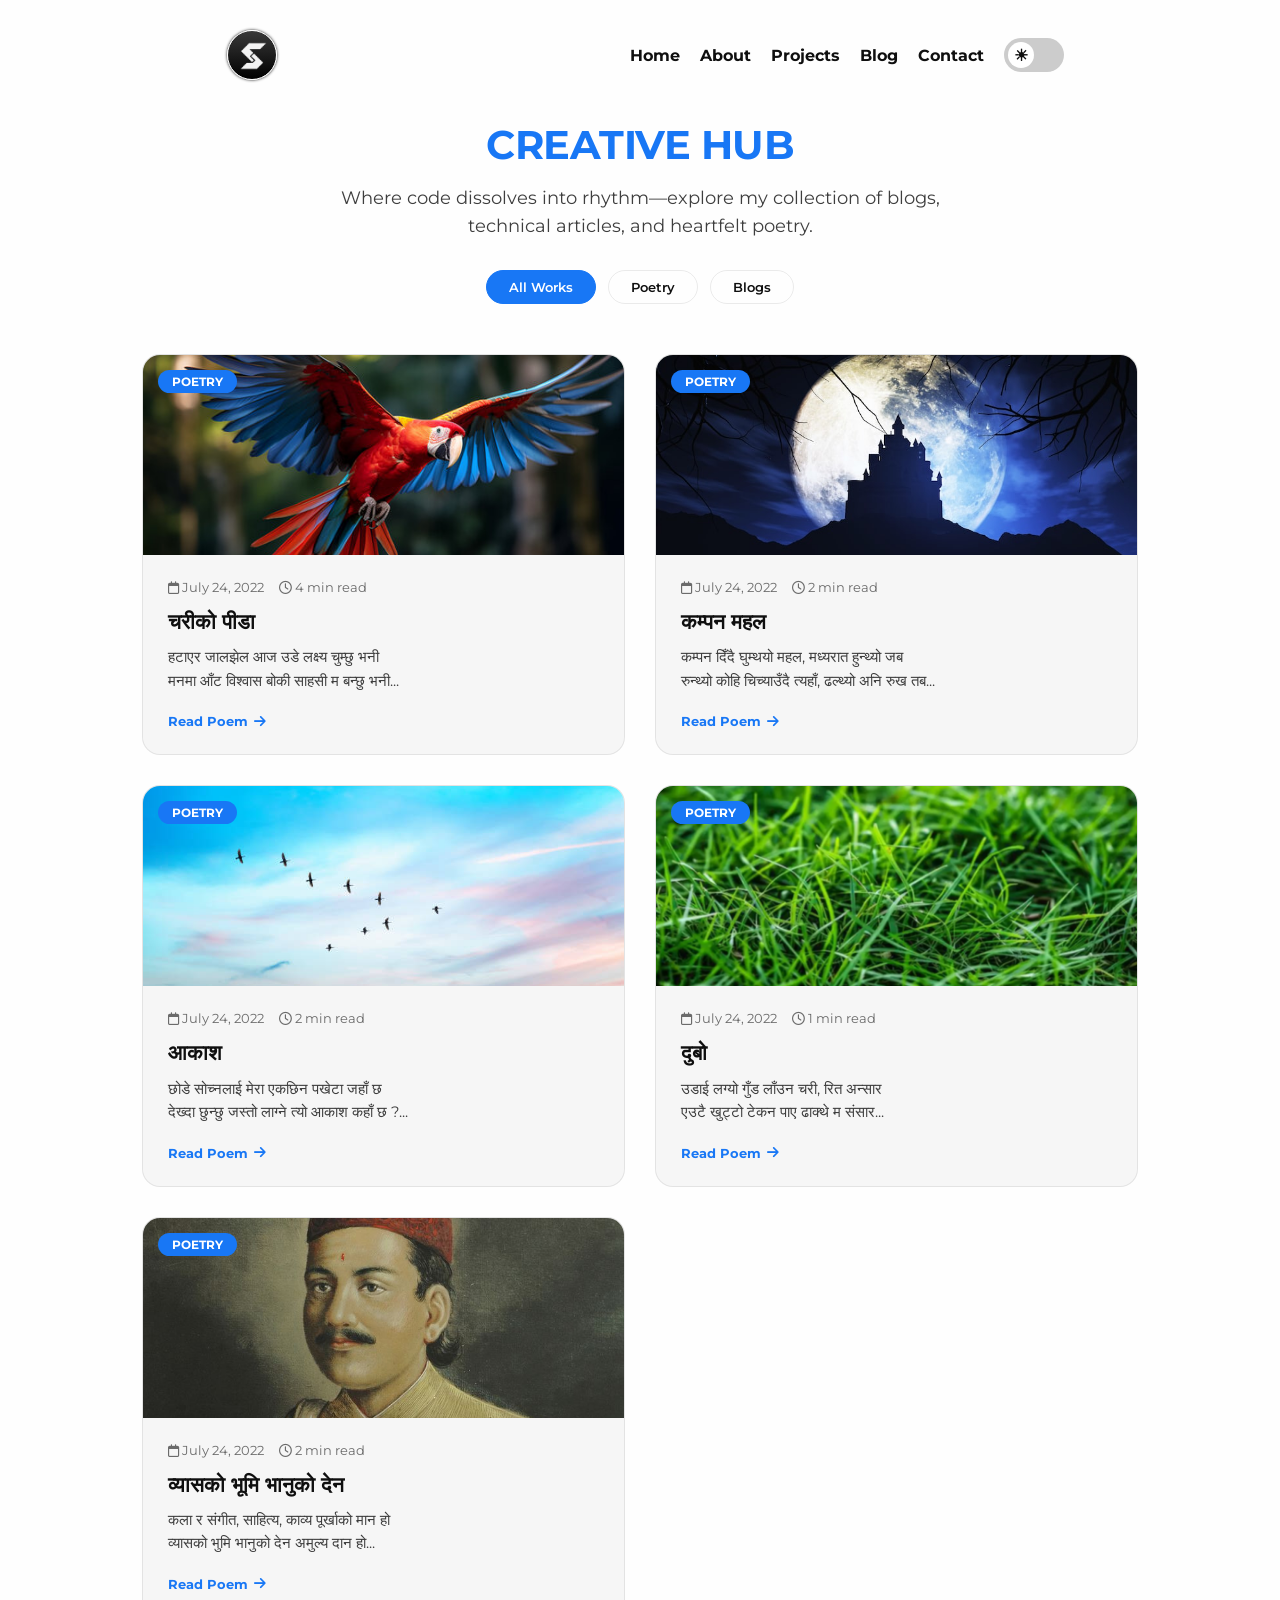
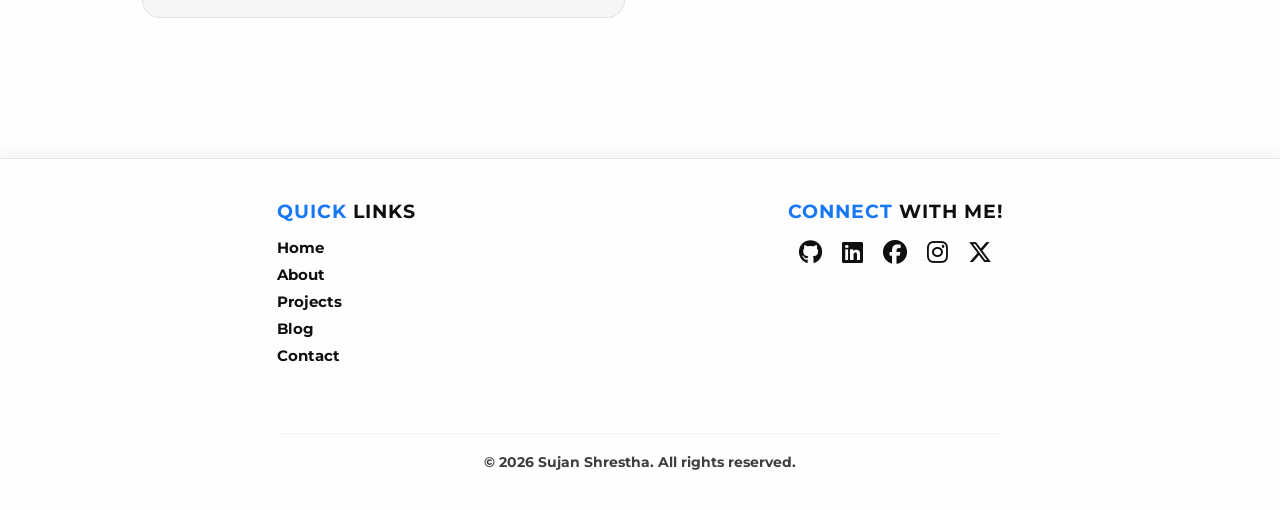
<file: creative.html>
<!DOCTYPE html>
<html lang="en">

<head>
    <meta charset="UTF-8">
    <meta name="viewport" content="width=device-width, initial-scale=1.0">
    <title>Sujan Shrestha | Creative Studio</title>
    <link rel="icon" href="assets/newLogo.png">
    <link rel="stylesheet" href="style.css">
    <link rel="stylesheet" href="https://cdnjs.cloudflare.com/ajax/libs/font-awesome/6.5.1/css/all.min.css">
    <style>
        /* --- Creative Platform & Poetry Hub Styles --- */
        .creative-main-container {
            padding: 40px 8% 80px;
            max-width: 1200px;
            margin: 0 auto;
        }

        .creative-header-intro {
            text-align: center;
            margin-bottom: 50px;
        }

        .creative-header-intro h1 {
            font-size: 2.5rem;
            color: var(--accent-blue);
            letter-spacing: -0.5px;
            margin-bottom: 15px;
        }

        .creative-header-intro p {
            font-size: 1.1rem;
            opacity: 0.8;
            max-width: 600px;
            margin: 0 auto 30px;
            line-height: 1.6;
        }

        .creative-filter-bar {
            display: flex;
            justify-content: center;
            gap: 12px;
        }

        .filter-btn {
            padding: 8px 22px;
            border-radius: 20px;
            border: 1px solid var(--border-color);
            background: transparent;
            color: var(--text-color);
            cursor: pointer;
            font-weight: 600;
            transition: all var(--transition-speed);
        }

        .filter-btn.active,
        .filter-btn:hover {
            background: var(--accent-blue);
            color: #fff;
            border-color: var(--accent-blue);
        }

        .creative-gallery-grid {
            display: grid;
            grid-template-columns: repeat(auto-fit, minmax(340px, 1fr));
            gap: 30px;
        }

        .creative-post-card {
            background: var(--card-bg);
            border: 1px solid var(--border-color);
            border-radius: 18px;
            overflow: hidden;
            display: flex;
            flex-direction: column;
        }

        .post-media-box {
            height: 200px;
            position: relative;
            overflow: hidden;
        }

        .post-media-box img {
            width: 100%;
            height: 100%;
            object-fit: cover;
            transition: transform var(--transition-speed);
        }

        .creative-post-card:hover .post-media-box img {
            transform: scale(1.04);
        }

        .post-category-tag {
            position: absolute;
            top: 15px;
            left: 15px;
            background: var(--accent-blue);
            color: #fff;
            padding: 4px 14px;
            font-size: 0.75rem;
            font-weight: 700;
            border-radius: 30px;
            text-transform: uppercase;
        }

        .post-body-info {
            padding: 25px;
            display: flex;
            flex-direction: column;
            flex: 1;
        }

        .post-meta-timeline {
            display: flex;
            gap: 15px;
            font-size: 0.8rem;
            opacity: 0.6;
            margin-bottom: 12px;
        }

        .post-body-info h3 {
            font-size: 1.3rem;
            margin-bottom: 10px;
            line-height: 1.4;
        }

        .post-snippet-preview {
            font-size: 0.92rem;
            line-height: 1.6;
            opacity: 0.8;
            margin-bottom: 20px;
            flex: 1;
        }

        .btn-read-more {
            background: transparent;
            border: none;
            color: var(--accent-blue);
            font-weight: 700;
            cursor: pointer;
            display: inline-flex;
            align-items: center;
            gap: 6px;
            align-self: flex-start;
        }

        /* --- Elegant Reading Overlay Modal --- */
        .creative-modal-overlay {
            position: fixed;
            top: 0;
            left: 0;
            width: 100%;
            height: 100%;
            background: rgba(0, 0, 0, 0.6);
            backdrop-filter: blur(5px);
            display: flex;
            align-items: center;
            justify-content: center;
            opacity: 0;
            pointer-events: none;
            transition: opacity var(--transition-speed);
            z-index: 1000;
        }

        .creative-modal-overlay.active-target {
            opacity: 1;
            pointer-events: auto;
        }

        .creative-modal-window {
            background: var(--bg-color);
            border: 1px solid var(--border-color);
            padding: 40px;
            border-radius: 24px;
            max-width: 600px;
            width: 90%;
            max-height: 85vh;
            overflow-y: auto;
            position: relative;
        }

        .close-modal-trigger {
            position: absolute;
            top: 20px;
            right: 25px;
            font-size: 2rem;
            cursor: pointer;
            opacity: 0.6;
        }

        .close-modal-trigger:hover {
            opacity: 1;
        }

        .modal-header-meta {
            display: flex;
            align-items: center;
            gap: 15px;
            margin-bottom: 15px;
        }

        .modal-divider {
            border: none;
            height: 1px;
            background: var(--border-color);
            margin: 20px 0;
        }

        .modal-text-content {
            font-size: 0.8rem;
            font-weight: bold;
            line-height: 1.8;
            opacity: 0.9;
        }

        /* --- Chari Ko Pida Custom Layout --- */
        .chari-poem-container {
            display: flex;
            flex-direction: column;
            gap: 45px;
            padding: 10px 0;
            font-family: inherit;
        }

        /* Red Banner Header matching image_ec16be.png */

        .chari-row {
            display: flex;
            align-items: center;
            justify-content: center;
            gap: 25px;
        }

        .chari-text {
            flex: 1;
            font-size: 0.8rem;
            font-weight: bold;
            line-height: 1.75;
            color: var(--text-color);
        }

        .chari-img {
            display: flex;
            align-items: center;
            justify-content: center;
            flex-shrink: 0;
        }

        .chari-img img {
            width: 100%;
            height: 100%;
            object-fit: contain;
        }

        /* Custom Image Size Variances to match the layout archetype */
        .img-size-sm {
            width: 110px;
            height: 110px;
        }

        .img-size-md {
            width: 130px;
            height: 130px;
        }

        .img-size-lg {
            width: 150px;
            height: 170px;
        }

        .img-size-md-horizontal {
            width: 160px;
            height: 100px;
        }

        .img-size-lg-vertical {
            width: 140px;
            height: 180px;
        }

        /* --- Responsive Media Queries --- */
        @media (max-width: 768px) {
            .chari-row,
            .chari-row.layout-right-img,
            .chari-row.layout-left-img {
                flex-direction: column !important;
                /* Forces top-to-bottom layout */
                text-align: center;
                gap: 15px;
                border-bottom: 1px dashed var(--border-color);
                padding-bottom: 25px;
            }

            .chari-row:last-child {
                border-bottom: none;
                padding-bottom: 0;
            }

            .chari-text {
                order: 1;
                /* Puts poem text first on mobile devices */
            }

            .chari-img {
                order: 2;
                /* Drops image nicely below text on mobile screens */
                max-width: 150px;
                height: auto;
            }
        }
    </style>
</head>

<body>
    <div class="wrapper">
        <div id="header-placeholder"></div>

        <main class="creative-main-container">
            <header class="creative-header-intro fade-up">
                <h1>CREATIVE HUB</h1>
                <p>Where code dissolves into rhythm—explore my collection of blogs, technical articles, and heartfelt
                    poetry.</p>
                <div class="creative-filter-bar">
                    <button class="filter-btn active" onclick="filterCreative('all')">All Works</button>
                    <button class="filter-btn" onclick="filterCreative('poetry')">Poetry</button>
                    <button class="filter-btn" onclick="filterCreative('blog')">Blogs</button>
                </div>
            </header>

            <section class="creative-gallery-grid">

                <!-- <div class="creative-post-card entries-poetry fade-up">
                    <div class="post-media-box">
                        <img src="assets/getInTouchh.png" alt="Poem Cover Image">
                        <span class="post-category-tag">Poetry</span>
                    </div>
                    <div class="post-body-info">
                        <div class="post-meta-timeline">
                            <span><i class="fa-regular fa-calendar"></i> May 18, 2026</span>
                            <span><i class="fa-regular fa-clock"></i> 3 min read</span>
                        </div>
                        <h3>Echoes of Silent Syntax</h3>
                        <p class="post-snippet-preview">A poetic translation tracking how lines of silent compilation
                            mimic thoughts echoing deep within human hearts...</p>
                        <button class="btn-read-more"
                            onclick="openPoemModal('Echoes of Silent Syntax', 'May 18, 2026', 'Poetry', 'In the quiet chill of midnights glow,<br>Where streams of compiled logic flow.<br>A variable seeks its broken trace,<br>Lost in memory\'s vast, endless space.<br><br>We write the lines, we format styles,<br>Covering up our fears with static smiles.<br>Yet syntax breaks where passions start,<br>No closing bracket cures the human heart.')">Read
                            Poem <i class="fa-solid fa-arrow-right"></i></button>
                    </div>
                </div> -->

                <div class="creative-post-card entries-poetry fade-up">
                    <div class="post-media-box">
                        <img src="assets/caged-bird-cover.png" alt="चरीको पीडा">
                        <span class="post-category-tag">Poetry</span>
                    </div>
                    <div class="post-body-info">
                        <div class="post-meta-timeline">
                            <span><i class="fa-regular fa-calendar"></i> July 24, 2022</span>
                            <span><i class="fa-regular fa-clock"></i> 4 min read</span>
                        </div>
                        <h3>चरीको पीडा</h3>
                        <p class="post-snippet-preview">हटाएर जालझेल आज उडे लक्ष्य चुम्छु भनी <br> मनमा आँट विश्वास बोकी साहसी म बन्छु भनी...</p>
                        <button class="btn-read-more" onclick="openPoemModal('चरीको पीडा', 'June 16, 2026', 'Poem',
                        `
                        <div class='chari-poem-container'>
                            
                            <!-- Stanza 1 -->
                            <div class='chari-row layout-left-img'>
                                <div class='chari-img img-size-sm'><img src='assets/cage-hand.png' alt='illustration'></div>
                                <div class='chari-text'>बन्धनबाट कहिले छुट्छु, बस्छु दिन गनी<br>एक दिन त पक्के पनि, छुट्छु होला भनी<br>कस्ते गर्ला मुक्त मलाई बसी राछु कुरी,<br>छ होला नि अधिकार, बाच्ने हाम्रो पनि ॥१॥</div>
                            </div>

                            <!-- Stanza 2 -->
                            <div class='chari-row layout-right-img'>
                                <div class='chari-text'>भयो दिन गुजारेको, महिना दिन बाह्रै<br>बन्धनमा बस्नुको पिडा हुन्छ, मृत्यु भन्दा साह्रै<br>सजिनु पर्छ पिजडामा निर्जीव वस्तु जस्तै,<br>यो भन्दा त राम्रो, पापी मान्छे बरु मलाई मारै ॥२॥</div>
                                <div class='chari-img img-size-lg'><img src='assets/colorful-birds.png' alt='illustration'></div>
                            </div>

                            <!-- Stanza 3 -->
                            <div class='chari-row layout-left-img'>
                                <div class='chari-img img-size-md'><img src='assets/toy-parrot.png' alt='illustration'></div>
                                <div class='chari-text'>राख्छन् फातमको पिजडामा कोही, सुनको पिजडामा<br>धित मरुन्जेल हेर्छन् अनि रमाउँछन्, सुनको पिजडामा<br>जति गायो गीत, हेर्दै उति रमाउँन्,<br>गुन्गुनाउँदै बिती रहेको छ दिन, सुनको पिजडामा ॥३॥</div>
                            </div>

                            <!-- Stanza 4 -->
                            <div class='chari-row layout-right-img'>
                                <div class='chari-text'>डराउँदैत्र मानिस समान हामीलाई<br>समाते भन्दै देखाई हिँड्छन् गामलाई<br>अरुलाई पिडा दिएर आफु खुशी हुनु पाप नै हो,<br>छाती माथी पत्थर राखी छाडी देऊ यी कामलाई ॥४॥</div>
                                <div class='chari-img img-size-md-horizontal'><img src='assets/sparrow-hand.png' alt='illustration'></div>
                            </div>

                            <!-- Stanza 5 -->
                            <div class='chari-row layout-left-img'>
                                <div class='chari-img img-size-lg-vertical'><img src='assets/flying-bird.png' alt='illustration'></div>
                                <div class='chari-text'>फर्फराउँदै उड्थ्ये वन र पाखा, फिंजाइ पखेटा<br>वारी र पारी नौ डाँडा सरी, फिंजाइ पखेटा<br>सपना थियो पुग्ने मेरो क्षितिज पारी गाउँ,<br>निर्दयी मानिस काटिदिएऊ मेरा, फिंजाइ पखेटा ॥५॥</div>
                            </div>

                            <!-- Stanza 6 -->
                            <div class='chari-row layout-right-img'>
                                <div class='chari-text'>जति हातमा पारे चरीहरू, उति शोभा छरे<br>सायद जालमा पर्छौंकी, सात समुन्द्र तरे<br>उडेका थियौँ लक्ष्य लिई साथी सँग सँगै,<br>थाहा छैन मेरा साथी, जिउँदै छन् की मरे ॥६॥</div>
                                <div class='chari-img img-size-md-horizontal'><img src='assets/budgies-cage.png' alt='illustration'></div>
                            </div>

                            <!-- Stanza 7 -->
                            <div class='chari-row layout-left-img'>
                                <div class='chari-img img-size-md'><img src='assets/sad-bird.png' alt='illustration'></div>
                                <div class='chari-text'>पिर, व्यथा, वेदनाले थाल्तो मुटु घोचन<br>पिरे पिलें खीर खाली सकिन क्यै सोचन<br>लुटेऊ सारा स्वतन्त्रता अनि अधिकार,<br>गरिदेऊ यो दुःख, पिडा, बन्धन मोचन ॥७॥</div>
                            </div>

                            <!-- Stanza 8 -->
                            <div class='chari-row layout-right-img'>
                                <div class='chari-text'>हटाएर जालझेल आज उडे लक्ष्य चुम्छु भनी<br>मनमा आँट, विश्वास बोकी साहसी म बन्छु भनी<br>तोडी सारा बार बन्धन गगन छानो अङ्गाल्लाई,<br>मुखमा पात च्यपी उडे शान्तिको प्रतीक बनी ॥८॥</div>
                                <div class='chari-img img-size-md-horizontal'><img src='assets/free-dove.png' alt='illustration'></div>
                            </div>
                        </div>`)">Read Poem <i class="fa-solid fa-arrow-right"></i></button>
                    </div>
                </div>


                <div class="creative-post-card entries-poetry fade-up">
                    <div class="post-media-box">
                        <img src="assets/castle-quake.png" alt="Poem Design Process">
                        <span class="post-category-tag">Poetry</span>
                    </div>
                    <div class="post-body-info">
                        <div class="post-meta-timeline">
                            <span><i class="fa-regular fa-calendar"></i> July 24, 2022</span>
                            <span><i class="fa-regular fa-clock"></i> 2 min read</span>
                        </div>
                        <h3>कम्पन महल</h3>
                        <p class="post-snippet-preview">कम्पन दिँदै घुम्थयो महल, मध्यरात हुन्थ्यो जब<br>रुन्थ्यो कोहि चिच्याउँदै त्यहाँ, ढल्थ्यो अनि रुख तब...</p>
                        <button class="btn-read-more"
                            onclick="openPoemModal('आकाश', 'April 24, 2026', 'Poem',
                        'दोभान वारी मसानघाट, बिचमा विशाल घर <br> देब्रेतर्फ झाडी छ पात्तीको, दाहिने पिपलवर <br> त्रासित छ भयानक दृश्य, हृदय थर्र काप्ने गरी <br> त्रास दिन्छ अँधेरी रातमा, ढोका ढकढक गरी ॥१॥ <br> <br> कम्पन दिँदै घुम्थ्यो महल, मध्यरात हुँन्थ्यो जब <br> रुन्थ्यो कोहि चिच्याउँदै त्यहाँ, ढल्थ्यो अनि रूख तब <br> गाह्रो, भित्तो, झ्याल, खम्बा सारा, बस्दो हो लहराले बेरी <br> किरण-बिम्ब झुल्के सँगसँगै, उठ्दो हो रूख फेरी ॥२॥ <br> <br> लुक्दै हेरे जस्तो लाग्छ लाल, आँखाले दलानबाट <br> गरछ ढोका त झ्याल कहिले, सन्दुक घटघट <br> चिच्याउँछ अदृश्य मानिस, जबहुन्छ लाल छुरा <br> कैले बज्छ छमछम् पाँयल, कैले छिनछिन चुरा ॥३॥')">Read
                            Poem <i class="fa-solid fa-arrow-right"></i></button>
                    </div>
                </div>
                
                <div class="creative-post-card entries-poetry fade-up">
                    <div class="post-media-box">
                        <img src="assets/birds-flying-in-the-sky.png" alt="Poem Design Process">
                        <span class="post-category-tag">Poetry</span>
                    </div>
                    <div class="post-body-info">
                        <div class="post-meta-timeline">
                            <span><i class="fa-regular fa-calendar"></i> July 24, 2022</span>
                            <span><i class="fa-regular fa-clock"></i> 2 min read</span>
                        </div>
                        <h3>आकाश</h3>
                        <p class="post-snippet-preview">छोडे सोच्नलाई मेरा एकछिन पखेटा जहाँ छ<br>देख्दा छुन्छु जस्तो लाग्ने त्यो आकाश कहाँ छ ?...</p>
                        <button class="btn-read-more"
                            onclick="openPoemModal('आकाश', 'April 24, 2026', 'Poem',
                        'सानै छँदा चउरमा खेल खेल्न जाँदा जब <br> खेल्दै गर्दा पल्टे भुँईमा आकाश देखे तब ॥१॥ <br> <br> उड्दै थिए केही पन्छीहरू रमाए तिनीलाई गनी <br> जिज्ञासा जाग्यो सोधे ठूलालाई त्यी कहाँ उडेका भनी ॥२॥ <br> <br> आदेश र आशिष जसतै दिँदै हेरे मलाई <br> ठूलाले भने उडेका हुन् त्यी आकश छुनलाई ॥३॥ <br> <br> त्यही दिनदेखि सोचे म नि छुन्छु आकाश <br> भनी ल्याई धन्सारबाट चढे माथि म बाकास ॥४॥ <br> <br> उडे माथि माथि तिनी त तिनीमा पखेटा थ्यो र <br> एक हात माथि बाकाश चढि आकाश कहाँ छोइन्थ्यो र ? ॥५॥ <br> <br> कहाँ लुके पन्छीका जसता पखेटा खोजी राछु <br> क्यारी छुने त्यो निलो आकाश भनी सोची राछु ॥६॥ <br><br> छोडे सोच्नलाई मेरा एकछिन पखेटा जहाँ छ <br> देख्दा छुन्छु जस्तो लाग्ने त्यो आकाश कहाँ छ ? ॥७॥')">Read
                            Poem <i class="fa-solid fa-arrow-right"></i></button>
                    </div>
                </div>

                <div class="creative-post-card entries-poetry fade-up">
                    <div class="post-media-box">
                        <img src="assets/cynodon-dactylon.png" alt="Poem Design Process">
                        <span class="post-category-tag">Poetry</span>
                    </div>
                    <div class="post-body-info">
                        <div class="post-meta-timeline">
                            <span><i class="fa-regular fa-calendar"></i> July 24, 2022</span>
                            <span><i class="fa-regular fa-clock"></i> 1 min read</span>
                        </div>
                        <h3>दुबो</h3>
                        <p class="post-snippet-preview">उडाई लग्यो गुँड लाँउन चरी, रित अन्सार<br>एउटै खुट्टो टेकन पाए ढाक्थे म संसार...</p>
                        <button class="btn-read-more"
                            onclick="openPoemModal('दुबो', 'April 24, 2026', 'Poem',
                        'खडेरी लाग्यो चरको घाम सुक्छुकी राम राम् <br> मौलाउँथे झरी परेको भए दिनरात झम झम् ॥१॥ <br> <br> फैलिदैथिए खेतबारीमा हरियै भएर <br> हातका पौजाले उखेलिदिए मबोझ भएर ॥२॥ <br> <br> जुरुक्क उखेलि फ्याक्दियौ पर मिलेर मेलामा <br> ढुकुर आई टपक्क टिपी उड्यो त्यै बेलामा ॥३॥ <br> <br> उडाई लग्यो गुँड लाँउन चरी, रित अन्सार <br> एउटै खुट्टो टेकन पाए ढाक्थे म संसार ॥४॥')">Read
                            Poem <i class="fa-solid fa-arrow-right"></i></button>
                    </div>
                </div>

                <div class="creative-post-card entries-poetry fade-up">
                    <div class="post-media-box">
                        <img src="assets/bhanubhakta-acharya.png" alt="Poem Design Process">
                        <span class="post-category-tag">Poetry</span>
                    </div>
                    <div class="post-body-info">
                        <div class="post-meta-timeline">
                            <span><i class="fa-regular fa-calendar"></i> July 24, 2022</span>
                            <span><i class="fa-regular fa-clock"></i> 2 min read</span>
                        </div>
                        <h3>व्यासको भूमि भानुको देन</h3>
                        <p class="post-snippet-preview">कला र संगीत, साहित्य, काव्य पूर्खाको मान हो<br>व्यासको भुमि भानुको देन अमुल्य दान हो...</p>
                        <button class="btn-read-more"
                            onclick="openPoemModal('व्यासको भूमि भानुको देन', 'April 24, 2026', 'Poem',
                        'कुमार्ग त्यागी तिमीले हामीलाई सतमार्ग हिडायौ <br> के रैछ ज्ञान के रैछ धर्म संसारभर चिनायौ ॥१॥ <br> <br> कला र संगीत, साहित्य, काव्य पूर्खाको मान हो <br> व्यासको भुमि भानुको देन अमुल्य दान हो ॥२॥ <br> <br> छायौ नेपाली साहित्यमा भानु अमुल्य योगदान दिई <br> संसारलाई शिक्षित गरायौ व्यास यहि ठाउँमा ध्यान लिई ॥३॥ <br> <br> रामायण जस्ता ठूल-ठूला काव्य तिमीले कोरेछौ <br> सादा र खाली चित्रमा रङ्गीन रङ्गहरु भोरेछौ ॥४॥ <br> <br> स्वच्छ र सफा मनका कवि छौ सबको मुखमा <br> निरन्तर कलम चालेका थियौ सुख र दुःखमा ॥५॥ <br> <br> नपरोस् किन हावा हुरी आधी सँग ठोकिन <br> बढाउँछौँ अघि पाइला तिम्रा दिँदैनौँ रोकिन ॥६॥ <br> <br> दिएका तिमीले धर्म र ज्ञान साहित्य, कलालाई <br> जोगाई राख्छौँ हस्तान्तरण गछौँ आउँदो पुस्तालाई ॥७॥ <br> <br> ठूल-ठूला पहाड एक्लै होइन मिलेर चढ्नु छ <br> व्यास झैँ ज्ञानी, भानु झैँ स्वच्छ भई अगाडी बढ्नु छ ॥८॥')">Read
                            Poem <i class="fa-solid fa-arrow-right"></i></button>
                    </div>
                </div>

            </section>
        </main>

        <div id="creativeReaderModal" class="creative-modal-overlay">
            <div class="creative-modal-window">
                <span class="close-modal-trigger" onclick="closePoemModal()">&times;</span>
                <div class="modal-header-meta">
                    <span id="modalCategory" class="post-category-tag">Category</span>
                    <span id="modalDate"><i class="fa-regular fa-calendar"></i> Date</span>
                </div>
                <h2 id="modalTitle">Post Title Placeholder</h2>
                <hr class="modal-divider">
                <div id="modalContentBody" class="modal-text-content">
                    Main content loads dynamically here...
                </div>
            </div>
        </div>

        <div id="footer-placeholder"></div>
    </div>

    <script src="javascript.js"></script>
    <script>
        // Specific Filtering logic for blog / poetry cards
        function filterCreative(type) {
            const buttons = document.querySelectorAll('.filter-btn');
            buttons.forEach(btn => btn.classList.remove('active'));
            event.target.classList.add('active');

            const cards = document.querySelectorAll('.creative-post-card');
            cards.forEach(card => {
                if (type === 'all') {
                    card.style.display = 'flex';
                } else if (card.classList.contains('entries-' + type)) {
                    card.style.display = 'flex';
                } else {
                    card.style.display = 'none';
                }
            });
        }

        // Modal triggers
        function openPoemModal(title, date, cat, bodyText) {
            document.getElementById('modalTitle').innerText = title;
            document.getElementById('modalDate').innerHTML = '<i class="fa-regular fa-calendar"></i> ' + date;
            document.getElementById('modalCategory').innerText = cat;
            document.getElementById('modalContentBody').innerHTML = bodyText;

            const modal = document.getElementById('creativeReaderModal');
            modal.classList.add('active-target');
            document.body.style.overflow = 'hidden';
        }

        function closePoemModal() {
            const modal = document.getElementById('creativeReaderModal');
            modal.classList.remove('active-target');
            document.body.style.overflow = 'auto';
        }

        // Close modal when background overlay is clicked
        window.onclick = function (event) {
            const modal = document.getElementById('creativeReaderModal');
            if (event.target == modal) {
                closePoemModal();
            }
        }
    </script>
</body>

</html>
</file>
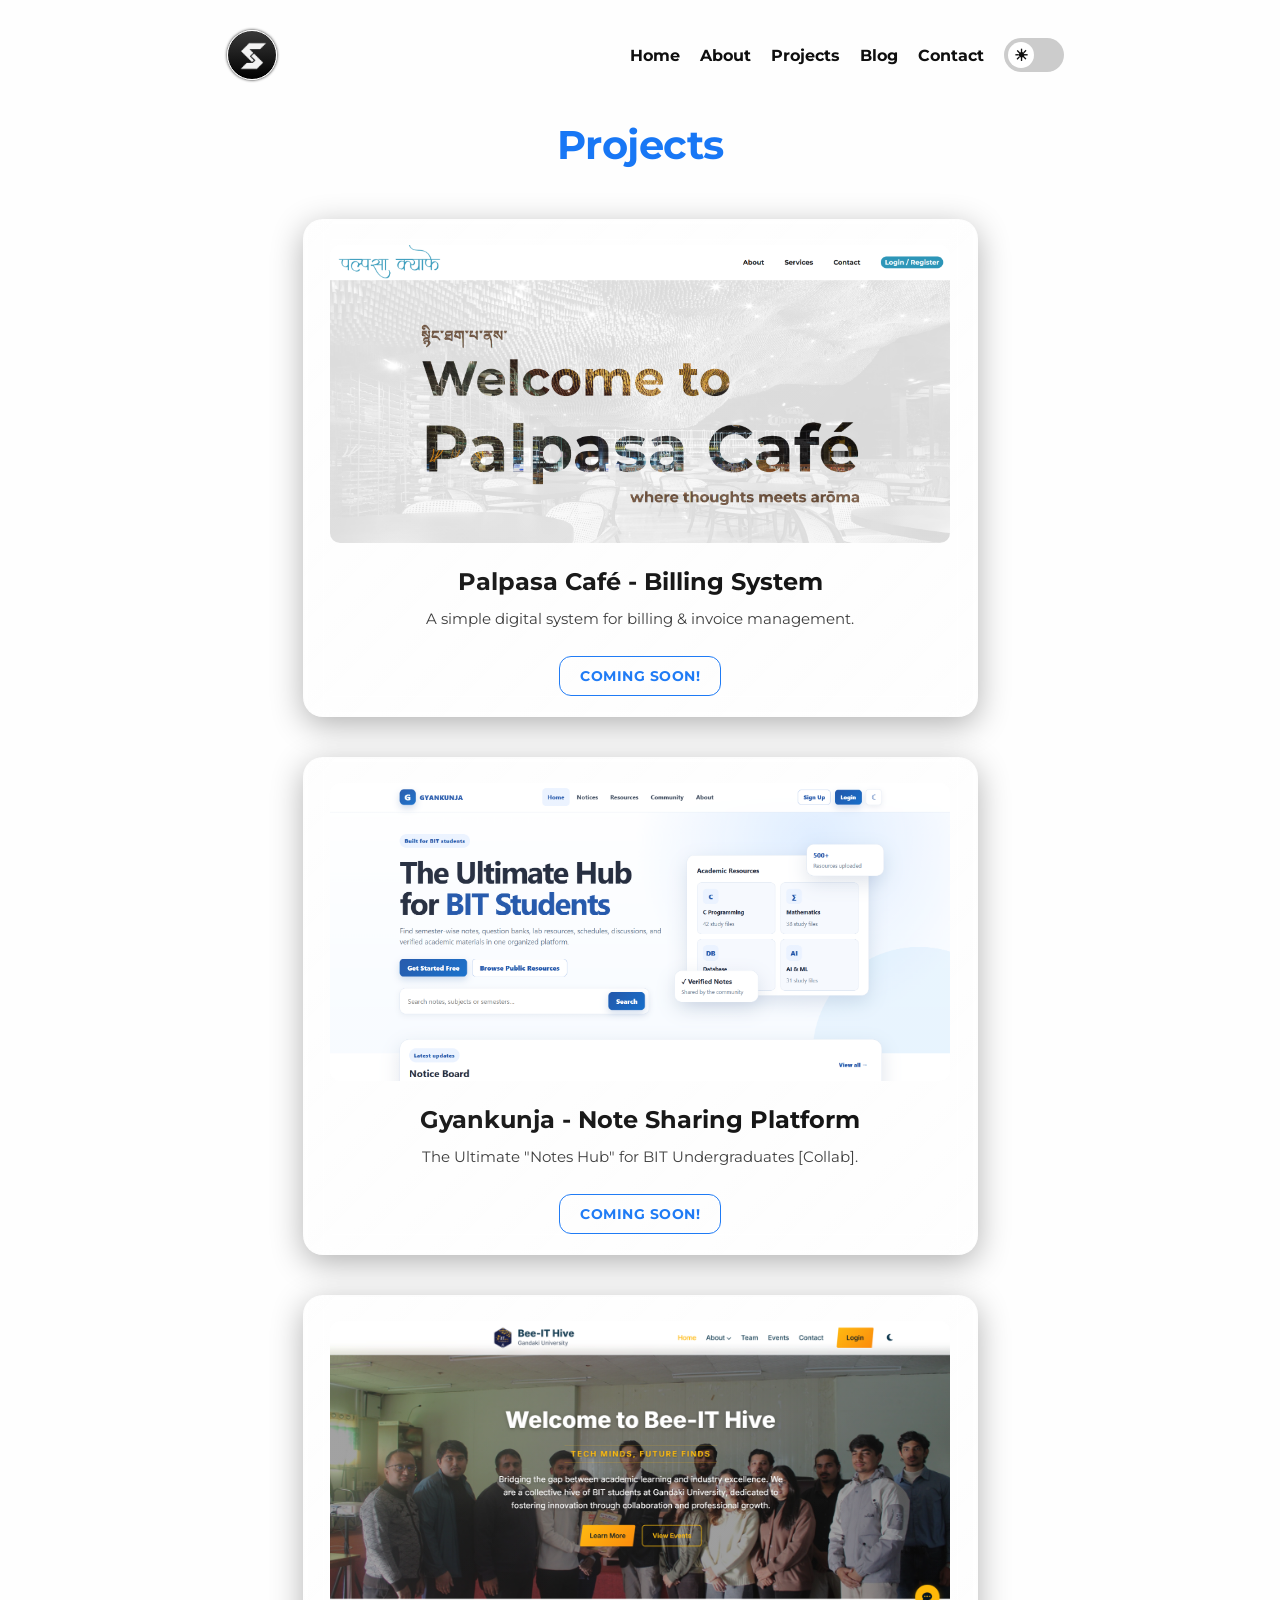
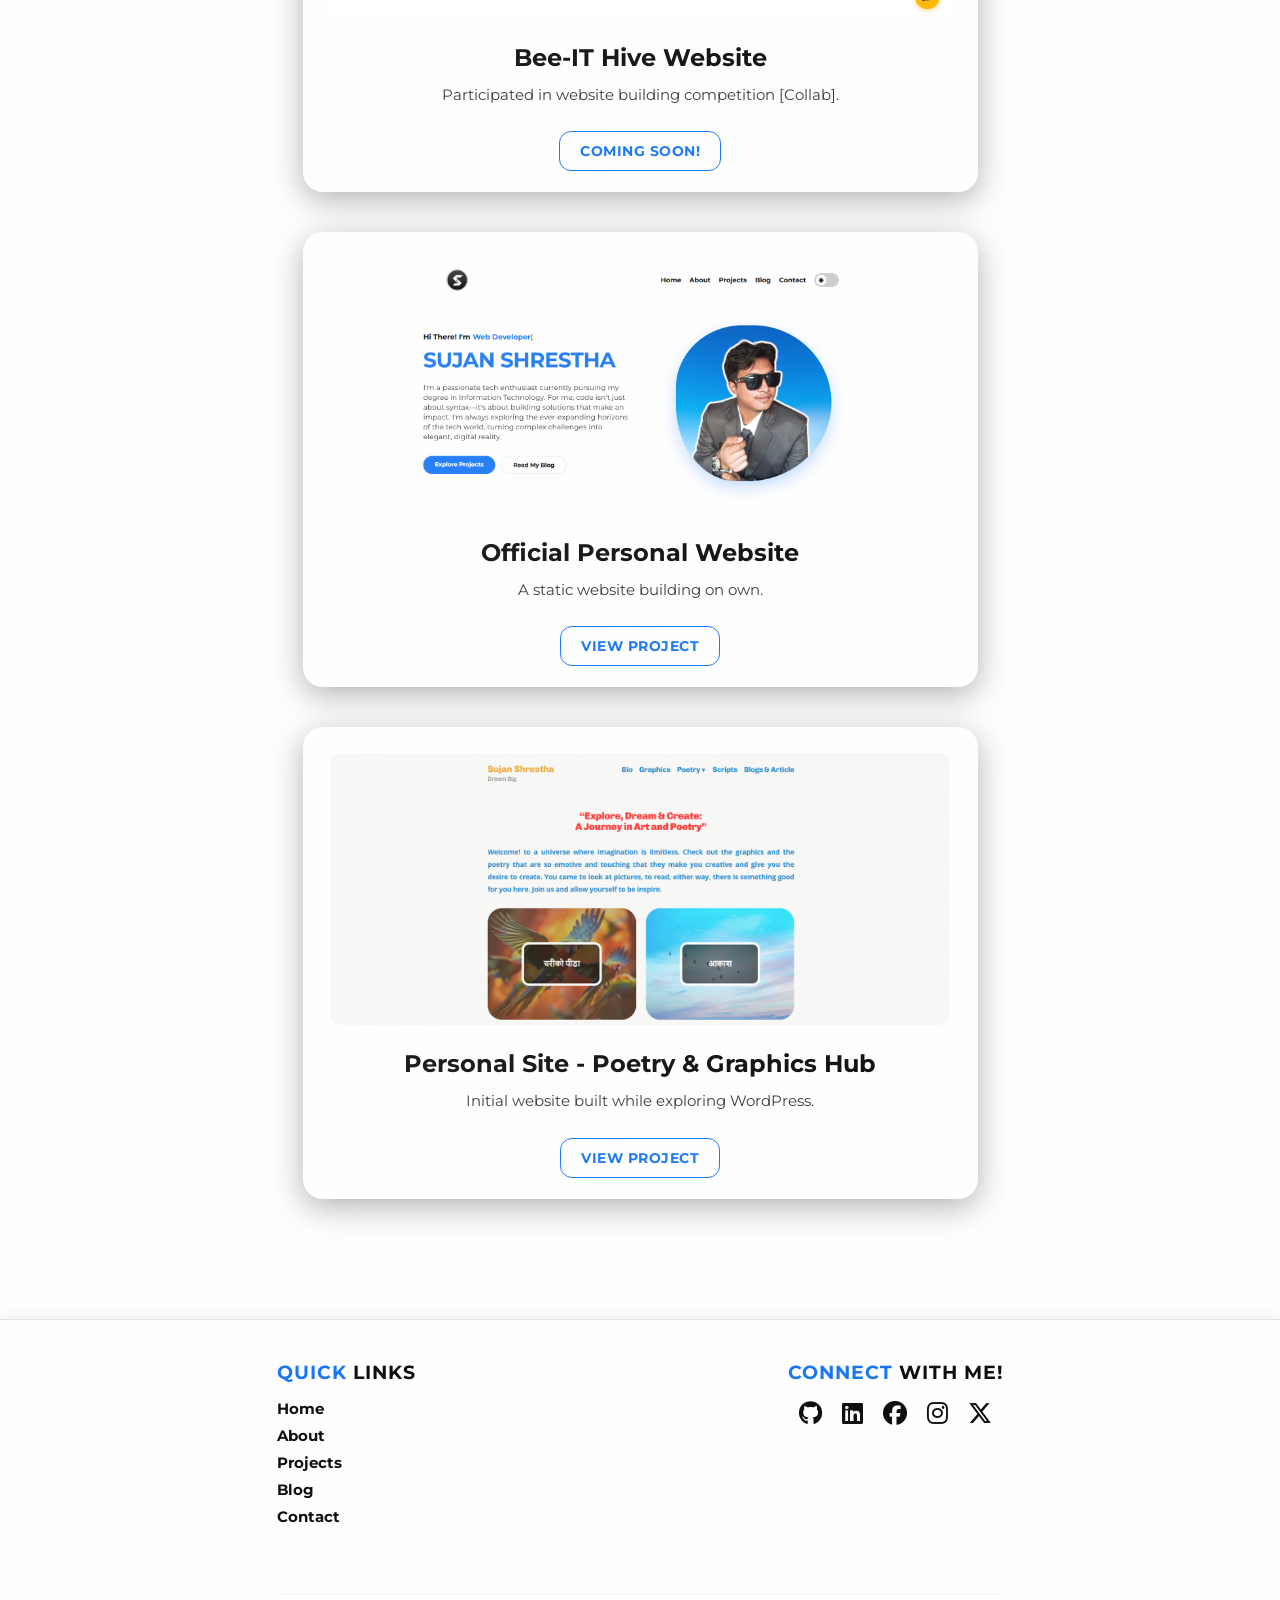
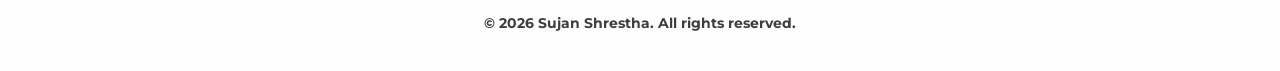
<file: projects.html>
<!DOCTYPE html>
<html lang="en">

<head>
    <meta charset="UTF-8">
    <meta name="viewport" content="width=device-width, initial-scale=1.0">
    <title>Projects by Sujan Shrestha | Web Development Portfolio</title>
    <meta name="description"
        content="Web development projects by Sujan Shrestha, an IT student from Nepal: a WordPress poetry hub, this static portfolio site and upcoming builds.">
    <meta name="robots" content="index, follow, max-image-preview:large">
    <meta name="author" content="Sujan Shrestha">
    <link rel="canonical" href="https://ssujan.com.np/projects.html">

    <meta property="og:type" content="website">
    <meta property="og:url" content="https://ssujan.com.np/projects.html">
    <meta property="og:site_name" content="Sujan Shrestha">
    <meta property="og:title" content="Projects by Sujan Shrestha | Web Development Portfolio">
    <meta property="og:description"
        content="Web development projects by Sujan Shrestha, an IT student from Nepal: a WordPress poetry hub, this static portfolio site and upcoming builds.">
    <meta property="og:image" content="https://ssujan.com.np/assets/itssu.png">
    <meta property="og:image:alt" content="Sujan Shrestha, IT student and web developer from Nepal">
    <meta property="og:locale" content="en_US">

    <meta name="twitter:card" content="summary_large_image">
    <meta name="twitter:url" content="https://ssujan.com.np/projects.html">
    <meta name="twitter:title" content="Projects by Sujan Shrestha | Web Development Portfolio">
    <meta name="twitter:description"
        content="Web development projects by Sujan Shrestha, an IT student from Nepal: a WordPress poetry hub, this static portfolio site and upcoming builds.">
    <meta name="twitter:image" content="https://ssujan.com.np/assets/itssu.png">

    <link rel="icon" href="assets/newLogo.png">
    <link rel="stylesheet" href="style.css">
    <link rel="stylesheet" href="https://cdnjs.cloudflare.com/ajax/libs/font-awesome/6.5.1/css/all.min.css">

    <style>
        .pageHead {
            margin-top: -20px;
            font-size: 2.5rem;
            color: var(--accent-blue);
            letter-spacing: -0.5px;
            margin-bottom: 15px;
        }

        .upcomming-txt {
            color: var(--accent-blue);
            opacity: 0.6;
            margin-bottom: -20px;
        }

        .upcomming {
            display: flex;
        }

        #break {
            margin: 20px;
            color: var(--accent-blue);
            background-color: var(--accent-blue);
        }
    </style>
</head>

<body>
    <script>
        try { if (localStorage.getItem('theme') === 'dark-mode') document.body.classList.add('dark-mode'); } catch (e) { }
    </script>
    <div class="wrapper">
        <div id="header-placeholder"></div>
        <main class="container">
            <h1 class="pageHead">Projects</h1>
            <section class="project-container">
                <div class="project-card">
                    <span class="project-img-link">
                        <img src="assets/web5.png" alt="Palpasa Café billing system preview">
                    </span>
                    <h3 class="project-title">Palpasa Café - Billing System</h3>
                    <p class="project-description">A simple digital system for billing & invoice management.</p>
                    <span class="project-link" aria-disabled="true">Coming soon!</span>
                </div>
                <div class="project-card">
                    <span class="project-img-link">
                        <img src="assets/web4.png" alt="Gyankunja note sharing platform preview">
                    </span>
                    <h3 class="project-title">Gyankunja - Note Sharing Platform</h3>
                    <p class="project-description">The Ultimate "Notes Hub" for BIT Undergraduates [Collab].</p>
                    <span class="project-link" aria-disabled="true">Coming soon!</span>
                </div>
                <div class="project-card">
                    <span class="project-img-link">
                        <img src="assets/web3.png" alt="Bee-IT Hive website preview">
                    </span>
                    <h3 class="project-title">Bee-IT Hive Website</h3>
                    <p class="project-description">Participated in website building competition [Collab].</p>
                    <span class="project-link" aria-disabled="true">Coming soon!</span>
                </div>

                <div class="project-card">
                    <a href="https://ssujan.com.np" class="project-img-link" target="_blank" rel="noopener noreferrer">
                        <img src="assets/web1.png" alt="Official personal website preview">
                    </a>
                    <h3 class="project-title">Official Personal Website</h3>
                    <p class="project-description">A static website building on own.</p>
                    <a href="https://ssujan.com.np" class="project-link" target="_blank" rel="noopener noreferrer">View
                        Project</a>
                </div>
                <div class="project-card">
                    <a href="https://sujanshresthaofficial.wordpress.com" class="project-img-link" target="_blank"
                        rel="noopener noreferrer">
                        <img src="assets/web2.png" alt="Poetry and graphics hub (WordPress) preview">
                    </a>
                    <h3 class="project-title">Personal Site - Poetry & Graphics Hub</h3>
                    <p class="project-description">Initial website built while exploring WordPress.</p>
                    <a href="https://sujanshresthaofficial.wordpress.com" class="project-link" target="_blank"
                        rel="noopener noreferrer">View
                        Project</a>
                </div>

            </section>
        </main>
        <div id="footer-placeholder"></div>
    </div>
    <script src="javascript.js"></script>
</body>

</html>
</file>
<file: style.css>
@import url('https://fonts.googleapis.com/css2?family=Montserrat+Alternates:ital,wght@0,100;0,200;0,300;0,400;0,500;0,600;0,700;0,800;0,900;1,100;1,200;1,300;1,400;1,500;1,600;1,700;1,800;1,900&family=Montserrat:ital,wght@0,100..900;1,100..900&display=swap');

/* style.css */
/* --- Global Reset & Design Foundations --- */
* {
    margin: 0;
    padding: 0;
    box-sizing: border-box;
    font-family: 'Montserrat', sans-serif;
}

:root {
    --bg-color: #fefefe;
    --text-color: #0f0f0f;
    --accent-blue: #1877f5;
    --card-bg: rgba(0, 0, 0, 0.03);
    --border-color: rgba(0, 0, 0, 0.08);
    --transition-speed: 0.3s ease;
}

body.dark-mode {
    --bg-color: #0f0f0f;
    --text-color: #fefefe;
    --accent-blue: #1877f5;
    --card-bg: rgba(255, 255, 255, 0.04);
    --border-color: rgba(255, 255, 255, 0.12);
}

body {
    background-color: var(--bg-color);
    color: var(--text-color);
    transition: background-color var(--transition-speed), color var(--transition-speed);
    overflow-x: hidden;
}

a {
    text-decoration: none;
    color: var(--text-color);
    transition: color var(--transition-speed);
}

/* --- Dark Mode Toggle Switch --- */
.switch {
    position: relative;
    display: inline-block;
    width: 60px;
    height: 34px;
}

.switch input {
    opacity: 0;
    width: 0;
    height: 0;
}

.slider {
    position: absolute;
    cursor: pointer;
    top: 0;
    left: 0;
    right: 0;
    bottom: 0;
    background-color: #ccc;
    transition: .4s;
    border-radius: 34px;
}

.slider:before {
    position: absolute;
    content: "☀︎";
    height: 26px;
    width: 26px;
    left: 4px;
    bottom: 4px;
    background-color: white;
    transition: .4s;
    border-radius: 50%;
    display: flex;
    justify-content: center;
    align-items: center;
}

input:checked+.slider:before {
    transform: translateX(26px);
    content: "⏾";
    background-color: #121212;
    color: white;
}


/* --- Desktop Header Adjustments --- */
.header {
    display: flex;
    justify-content: space-around;
    align-items: center;
    padding: 30px 40px 0;
    position: relative;
}

.logo {
    margin-left: 10px;
    height: 50px;
    width: 50px;
    border-radius: 50%;
    box-shadow: 0 0 3px var(--text-color);
    border: #fff 1px solid;
    background: linear-gradient(to bottom, #393939, #000000);
}

.navigation {
    display: flex;
    align-items: center;
    list-style: none;
    font-weight: bold;
    gap: 20px;
}

.nav li a:hover {
    color: var(--accent-blue);
}

.nav li a {
    transition: color 0.3s ease;
}


/* --- Professional Footer Styling --- */
.footer {
    margin-top: 60px;
    padding: 40px 20px;
    display: flex;
    align-items: center;
    justify-content: center;
    font-weight: bold;
    background-color: var(--bg-color);
    border-top: 1px solid rgba(0, 0, 0, 0.1);
    box-shadow: 0 -5px 15px rgba(0, 0, 0, 0.05);
}

body.dark-mode .footer {
    border-top: 1px solid rgba(255, 255, 255, 0.1);
}

.footer-container {
    max-width: 1200px;
    margin: 0 auto;
    display: flex;
    flex-wrap: wrap;
    justify-content: space-between;
    gap: 30px;
    text-align: center;
}

.footer-section h4 {
    margin-bottom: 15px;
    font-size: 1.2rem;
    text-transform: uppercase;
    letter-spacing: 1px;
}

.footer-links {
    list-style: none;
    padding: 0;
    text-align: left;
}

.footer-links li {
    margin-bottom: 8px;
}

.footer-links a {
    font-weight: bold;
    font-size: 0.95rem;
    transition: color 0.3s ease;
}

.footer-links a:hover {
    color: var(--accent-blue);
}

.footer-socials {
    display: flex;
    font-size: 12px;
    gap: 20px;
    align-items: center;
    justify-content: center;
    font-size: 1.5rem;
}

.footer-socials a {
    transition: transform 0.3s ease, color 0.3s ease;
}

.footer-socials a:hover {
    transform: translateY(-3px);
    color: var(--accent-blue);
}

.footer-bottom {
    width: 100%;
    margin-top: 30px;
    padding-top: 20px;
    border-top: 1px solid rgba(0, 0, 0, 0.05);
    font-size: 0.85rem;
    opacity: 0.8;
}

.color-blue {
    color: var(--accent-blue);
}


/* --- Emergent & Vibrant Landing Styles --- */
.hero-container {
    padding: 60px 15%;
    display: flex;
    justify-content: space-between;
    align-items: center;
    gap: 40px;
    min-height: 75vh;
}

.hero-content {
    flex: 1;
    max-width: 600px;
}

.hero-content .name {
    font-size: 51px;
    font-weight: bolder;
    color: var(--accent-blue);
    line-height: 1.2;
    margin: 15px 0 25px 0;
    letter-spacing: -1px;
}

.hero-content .subName {
    font-size: 17.5px;
    font-weight: 700;
    display: flex;
    align-items: center;
}

#typewriter {
    color: var(--accent-blue);
    padding-left: 6px;
}

.cursor {
    animation: blink 0.8s infinite;
}

@keyframes blink {

    0%,
    100% {
        opacity: 1;
    }

    50% {
        opacity: 0;
    }
}

.hero-content .intro {
    font-size: 1.05rem;
    line-height: 24px;
    letter-spacing: 0.3px;
    opacity: 0.85;
    margin-bottom: 35px;
    text-align: justify;
}


.hero-cta-group {
    display: flex;
    gap: 15px;
}

.btn-primary,
.btn-secondary {
    padding: 12px 28px;
    border-radius: 30px;
    font-size: 14px;
    font-weight: bold;
    display: inline-block;
    transition: all var(--transition-speed);
}

.btn-primary {
    background-color: var(--accent-blue);
    color: #fff;
}

.btn-primary:hover {
    transform: translateY(-2px);
    box-shadow: 0 8px 20px rgba(24, 119, 245, 0.35);
}

.btn-secondary {
    border: 2px solid var(--border-color);
    color: var(--text-color);
}

.btn-secondary:hover {
    background-color: var(--card-bg);
}

.hero-image-wrapper {
    flex: 1;
    display: flex;
    justify-content: center;
}

.hero-image-blob {
    width: 380px;
    height: 380px;
    border-radius: 40% 60% 70% 30% / 40% 50% 60% 50%;
    overflow: hidden;
    box-shadow: 0 15px 35px rgba(24, 119, 245, 0.25);
    background: var(--accent-blue);
    animation: morphingBlob 8s ease-in-out infinite;
}

.hero-image-blob img {
    width: 100%;
    height: 100%;
    object-fit: cover;
}

@keyframes morphingBlob {

    0%,
    100% {
        border-radius: 40% 60% 70% 30% / 40% 50% 60% 50%;
    }

    50% {
        border-radius: 60% 40% 30% 70% / 50% 60% 40% 60%;
    }
}

/* --- What I Do / Vibrant Visual Cards Grid --- */
.vibrant-showcase-section {
    padding: 60px 15%;
    background: var(--card-bg);
}

.section-main-title {
    text-align: center;
    font-size: 1.8rem;
    letter-spacing: 2px;
    color: var(--accent-blue);
    margin-bottom: 40px;
}

.vibrant-grid {
    display: grid;
    grid-template-columns: repeat(auto-fit, minmax(280px, 1fr));
    gap: 30px;
}

.vibrant-card {
    background: var(--bg-color);
    border-radius: 20px;
    overflow: hidden;
    position: relative;
    box-shadow: 0 10px 30px rgba(0, 0, 0, 0.04);
    border: 1px solid var(--border-color);
    transition: transform var(--transition-speed), box-shadow var(--transition-speed);
}

.vibrant-card:hover {
    transform: translateY(-5px);
    box-shadow: 0 15px 35px rgba(24, 119, 245, 0.15);
}

.card-image-bg {
    height: 160px;
    background-size: cover;
    background-position: center;
    opacity: 15.15;
    filter: grayscale(30%);
}

.vibrant-card-content {
    padding: 30px;
    position: relative;
    margin-top: -60px;
}

.vibrant-card-content i {
    font-size: 2rem;
    color: var(--accent-blue);
    background: var(--bg-color);
    width: 60px;
    height: 60px;
    display: flex;
    align-items: center;
    justify-content: center;
    border-radius: 15px;
    box-shadow: 0 5px 15px rgba(0, 0, 0, 0.08);
    margin-bottom: 15px;
}

/* --- Project Showcase Section --- */
.project-showcase-section {
    padding: 80px 8%;
}

.polymorph {
    font-size: 2rem;
    text-align: center;
    margin-bottom: 40px;
    letter-spacing: 1.5px;
}

.poly {
    color: var(--text-color);
}

.morph {
    color: var(--accent-blue);
    margin-left: 8px;
}








/* --- Projects Page --- */
.container {
    padding: 60px 20px;
    text-align: center;
}

.project-container {
    text-align: center;
    display: flex;
    flex-wrap: wrap;
    align-items: center;
    justify-content: center;
    gap: 40px;
    margin-top: 50px;
}

.project-card {
    display: flex;
    align-items: center;
    justify-content: center;
    flex-direction: column;
    position: relative;
    padding: 20px 0 20px 0;
    background: rgba(255, 255, 255, 0.03);
    backdrop-filter: blur(12px);
    border: 1px solid rgba(255, 255, 255, 0.1);
    box-shadow: 0 8px 32px 0 rgba(0, 0, 0, 0.3);
    border-radius: 20px;
    transition: all 0.4s cubic-bezier(0.175, 0.885, 0.32, 1.275);
    width: 75vmin;
    overflow: hidden;
}

.project-card::before {
    content: "";
    position: absolute;
    top: 0;
    left: 0;
    width: 100%;
    height: 100%;
    background: linear-gradient(135deg, rgba(255, 255, 255, 0.1) 0%, transparent 100%);
    pointer-events: none;
}

.project-card:hover {
    transform: translateY(-10px);
    box-shadow: 0 15px 30px rgba(24, 119, 245, 0.4);
}

.project-card img {
    padding: 5px;
    width: 70vmin;
    height: auto;
    /* border: 1px dashed var(--accent-blue); */
    border-radius: 15px;
    margin-bottom: 15px;
    transition: 0.4s ease-in-out;
}

.project-title {
    font-size: 1.5rem;
    margin-bottom: 12px;
    font-weight: bold;
    color: var(--text-color);
}

.project-description {
    font-size: 0.95rem;
    opacity: 0.8;
    line-height: 1.5;
    margin-bottom: 10px;
}

.project-link {
    display: flex;
    /* Changed from inline-block for better alignment */
    justify-content: center;
    align-items: center;
    margin: 15px auto 0;
    width: fit-content;
    color: var(--accent-blue);
    border: var(--accent-blue) 1.5px solid;
    border-radius: 12px;
    padding: 10px 20px;
    font-size: 0.9rem;
    font-weight: bold;
    letter-spacing: 0.5px;
    text-transform: uppercase;
    transition: all 0.3s ease;
    background: transparent;
}

.project-link:hover {
    background-color: var(--accent-blue);
    color: #ffffff;
    /* Contrast better with blue than --bg-color */
    box-shadow: 0 5px 15px rgba(24, 119, 245, 0.4);
    transform: scale(1.05);
}

/* Dark Mode adjustment for cards */
body.dark-mode .project-card {
    background: rgba(15, 15, 15, 0.6);
    border: 1px solid rgba(255, 255, 255, 0.05);
}


/* --- Contact Page --- */
.contact-getInTouch {
    display: flex;
    flex-wrap: wrap;
    align-items: center;
    justify-content: center;
    gap: 50px;
    padding: 20px 40px;
    min-height: 85vh;
}

.getInTouchh {
    width: 70vh;
}

.with-contactSujanShrestha {
    margin-top: 60px;
    display: flex;
    justify-content: center;
    font-weight: bold;
    font-size: 24px;
}

.contactPageHead {
    display: flex;
    justify-content: center;
    padding: 20px;
    font-size: 25px;
    font-weight: bold;
}

form {
    padding: 40px;
    border-radius: 20px;
    box-shadow: 0 0 15px var(--accent-blue);
    background: rgba(255, 255, 255, 0.02);
    backdrop-filter: blur(10px);
    -webkit-backdrop-filter: blur(10px);
    border: 1px solid rgba(255, 255, 255, 0.1);
    box-shadow: 0 15px 35px rgba(0, 0, 0, 0.2), 0 0 15px rgba(24, 119, 245, 0.2);
    display: flex;
    flex-direction: column;
    width: 400px;
    gap: 15px;
    transition: box-shadow 0.3s ease;
}

form:focus-within {
    box-shadow: 0 15px 35px rgba(0, 0, 0, 0.3),
        0 0 25px rgba(24, 119, 245, 0.4);
}

form input {
    padding: 14px;
    width: 320px;
    border: 1px solid rgba(128, 128, 128, 0.3);
    border-radius: 12px;
    background: rgba(255, 255, 255, 0.05);
    color: var(--text-color);
    font-size: 1rem;
    transition: all 0.3s cubic-bezier(0.4, 0, 0.2, 1);
}

.phone-row-wrapper {
    width: 320px;
}

.phone-container {
    display: flex;
    align-items: center;
    border: 1px solid rgba(128, 128, 128, 0.3);
    border-radius: 12px;
    background: rgba(255, 255, 255, 0.05);
    transition: all 0.3s cubic-bezier(0.4, 0, 0.2, 1);
    box-sizing: border-box;
}

/* Strips styling off the select box to blend cleanly */
.phone-container select {
    background: transparent;
    color: var(--text-color, #ffffff);
    border: none;
    outline: none;
    font-size: 1rem;
    padding: 14px 0 14px 14px;
    cursor: pointer;
}

/* Ensures select options are legible even against dark themes */
.phone-container select option {
    background-color: #1e293b;
    color: #ffffff;
}

/* Cleans up the inner input field inside the container */
.phone-container input {
    background: transparent !important;
    border: none !important;
    border-radius: 0 !important;
    padding: 14px !important;
    width: 100% !important;
    transform: none !important;
    box-shadow: none !important;
}

/* Moves your smooth focus effect to the container wrapper */
.phone-container:focus-within {
    outline: none;
    border-color: var(--accent-blue);
    background: rgba(24, 119, 245, 0.05);
    transform: translateY(-2px);
    box-shadow: 0 5px 15px rgba(24, 119, 245, 0.2);
}

form textarea {
    padding: 14px;
    min-width: 320px;
    max-width: 320px;
    min-height: 50px;
    resize: none;
    field-sizing: content;
    border: 1px solid rgba(128, 128, 128, 0.3);
    border-radius: 12px;
    background: rgba(255, 255, 255, 0.05);
    color: var(--text-color);
    font-size: 1rem;
    transition: all 0.3s cubic-bezier(0.4, 0, 0.2, 1);
}

.char-count {
    display: flex;
    justify-content: right;
    align-items: center;
    padding: 5px;
}

.warning-msg {
    margin-top: 5px;
    margin-right: 38%;
    display: none;
    color: #ffa500;
    opacity: 0.8;
    font-size: 0.8rem;
    font-weight: bold;
    transition: color 0.3s ease;
}

.reach-msg {
    margin-top: 5px;
    margin-right: 35%;
    display: none;
    color: #ff4d4d;
    opacity: 0.8;
    font-size: 0.8rem;
    font-weight: bold;
    transition: color 0.3s ease;
}

.char-counter {
    font-size: 0.8rem;
    text-align: right;
    margin-top: 5px;
    color: var(--accent-blue);
    font-weight: bold;
    opacity: 0.8;
    margin-bottom: 0px;
    transition: color 0.3s ease;
}

form input:focus,
form textarea:focus {
    outline: none;
    border-color: var(--accent-blue);
    background: rgba(24, 119, 245, 0.05);
    transform: translateY(-2px);
    box-shadow: 0 5px 15px rgba(24, 119, 245, 0.2);
}

.button-submit {
    display: flex;
    justify-content: center;
    margin-top: 10px;
}

.submit {
    cursor: pointer;
    padding: 14px 40px;
    border: none;
    border-radius: 12px;
    background: linear-gradient(135deg, var(--accent-blue), #60a5fa);
    color: #ffffff;
    font-weight: bold;
    font-size: 1rem;
    letter-spacing: 1px;
    transition: all 0.4s ease;
    box-shadow: 0 4px 15px rgba(24, 119, 245, 0.3);
}

.submit:hover {
    transform: translateY(-3px) scale(1.02);
    box-shadow: 0 8px 25px rgba(24, 119, 245, 0.5);
    filter: brightness(1.1);
}

.submit:active {
    transform: translateY(0) scale(0.98);
}

/* --- Clean Responsive Breakpoints --- */
@media (max-width: 968px) {
    .hero-container {
        flex-direction: column-reverse;
        text-align: center;
        padding-top: 20px;
    }

    .hero-content {
        display: flex;
        flex-direction: column;
        align-items: center;
    }

    .hero-cta-group {
        justify-content: center;
    }

    .hero-image-blob {
        width: 280px;
        height: 280px;
    }

    .hero-content .name {
        font-size: 2.4rem;
    }
}

@media (max-width: 768px) {
    .header {
        padding: 15px 5%;
    }

    .menu-toggle {
        display: block;
        cursor: pointer;
    }

    .nav {
        position: fixed;
        right: -100%;
        top: 0;
        width: 280px;
        height: 100vh;
        background: var(--bg-color);
        border-left: 1px solid var(--border-color);
        display: flex;
        flex-direction: column;
        justify-content: center;
        align-items: center;
        transition: 0.4s cubic-bezier(0.1, 0.9, 0.2, 1);
    }

    .nav.active {
        right: 0;
    }

    .navigation {
        flex-direction: column;
        gap: 30px;
    }
}

/* --- Desktop Reset --- */
.menu-toggle {
    display: none;
    flex-direction: column;
    cursor: pointer;
    gap: 6px;
    z-index: 1100;
    /* Ensure it's above the menu drawer */
}

.bar {
    width: 30px;
    height: 3px;
    background-color: var(--text-color);
    transition: all 0.3s ease;
    border-radius: 2px;
}

/* --- Mobile Menu & Glass Effect --- */
@media screen and (max-width: 768px) {
    .hero-container {
        flex-direction: column-reverse;
        text-align: start;
        padding: 20px;
        display: flex;
        justify-content: space-between;
        align-items: center;
        gap: 40px;
        min-height: 75vh;
    }

    .vibrant-showcase-section {
        padding: 25px;
        background: var(--card-bg);
    }

    .header {
        flex-direction: column;
        gap: 20px;
        padding: 20px;
    }

    .logo {
        position: absolute;
        top: 20px;
        left: 20px;
    }

    .menu-toggle {
        display: flex;
        position: absolute;
        /* Scrolls with the page by default */
        top: 30px;
        right: 30px;
        z-index: 1100;
        transition: transform 0.3s ease;
    }

    /* When menu is open, make the CROSS stay constant */
    .menu-toggle.active {
        position: fixed;
    }

    .nav {
        position: fixed;
        right: -100%;
        top: 0;
        width: 280px;
        height: 100vh;
        border-radius: 1rem;
        background: rgba(255, 255, 255, 0.1);
        backdrop-filter: blur(15px);
        -webkit-backdrop-filter: blur(15px);
        border-left: 1px solid rgba(255, 255, 255, 0.2);
        display: flex;
        flex-direction: column;
        justify-content: center;
        align-items: center;
        transition: 0.5s cubic-bezier(0.77, 0.2, 0.05, 1.0);
        z-index: 1000;
    }

    .nav li a {
        transition: color 0.3s ease;
    }

    .nav li a:hover {
        color: var(--accent-blue);
    }

    body.dark-mode .nav {
        background: rgba(0, 0, 0, 0.6);
        border-left: 1px solid rgba(255, 255, 255, 0.1);
    }

    .nav.active {
        right: 0;
    }

    .navigation {
        flex-direction: column;
        gap: 30px;
        align-items: flex-start;
    }

    .bar {
        background-color: var(--text-color);
    }

    .contact-getInTouch {
        padding: 0;
        gap: 0;
    }

    .getInTouchh {
        width: 100%;
    }

    .contact {
        width: 360px;
        overflow: hidden;
        display: flex;
        flex-wrap: wrap;
        align-items: center;
        justify-content: center;
    }

    form {
        width: 100%;
        padding: 20px 0;
    }

    form input {
        width: 320px;
    }

    .phone-row-wrapper {
        width: 320px;
    }

    form textarea {
        min-width: 320px;
        max-width: 320px;
    }

    .footer-container {
        margin: 0 auto;
        display: flex;
        flex-wrap: wrap;
        align-items: center;
        justify-content: center;
        gap: 30px;
        text-align: center;
    }

    .footer-links {
        list-style: none;
        padding: 0;
        text-align: center;
    }
}

/* --- Smooth Cross Animation --- */
.menu-toggle.active .bar:nth-child(2) {
    opacity: 0;
}

.menu-toggle.active .bar:nth-child(1) {
    transform: translateY(9px) rotate(45deg);
}

.menu-toggle.active .bar:nth-child(3) {
    transform: translateY(-9px) rotate(-45deg);
}
</file>
